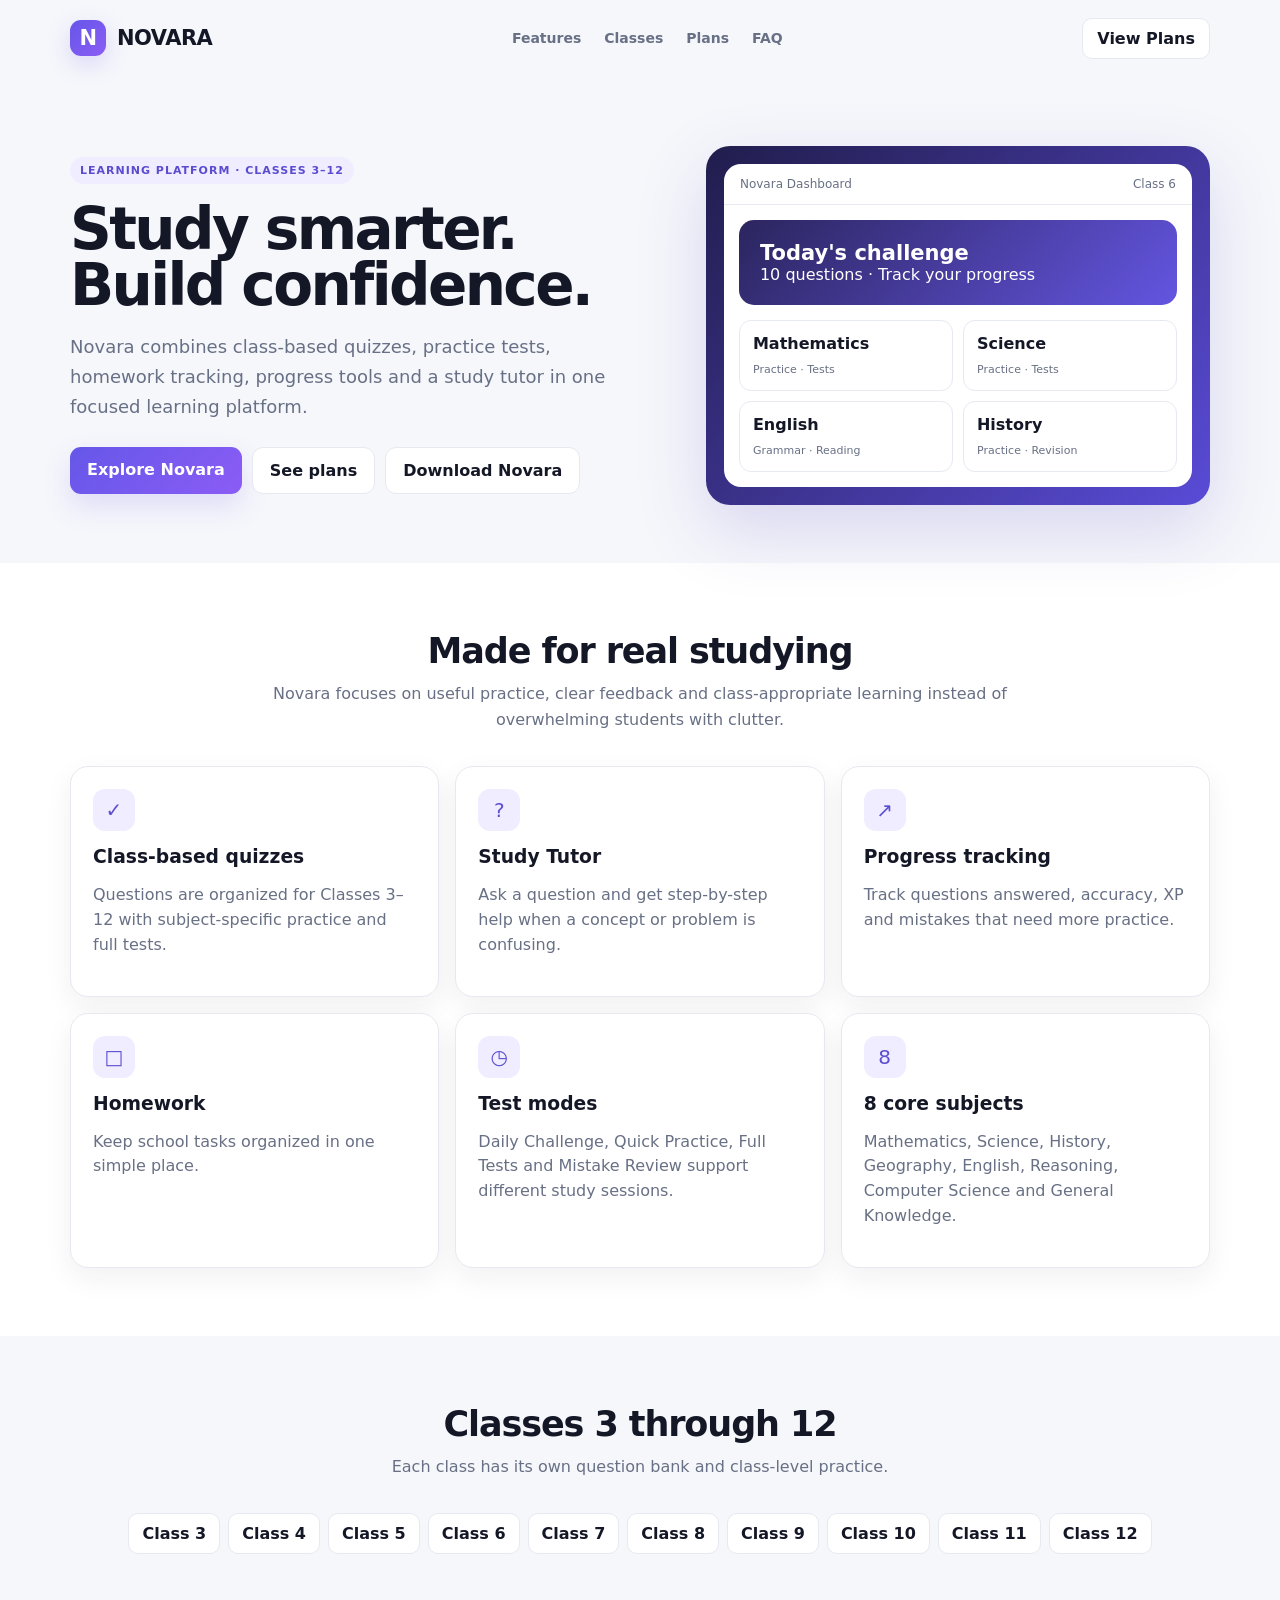
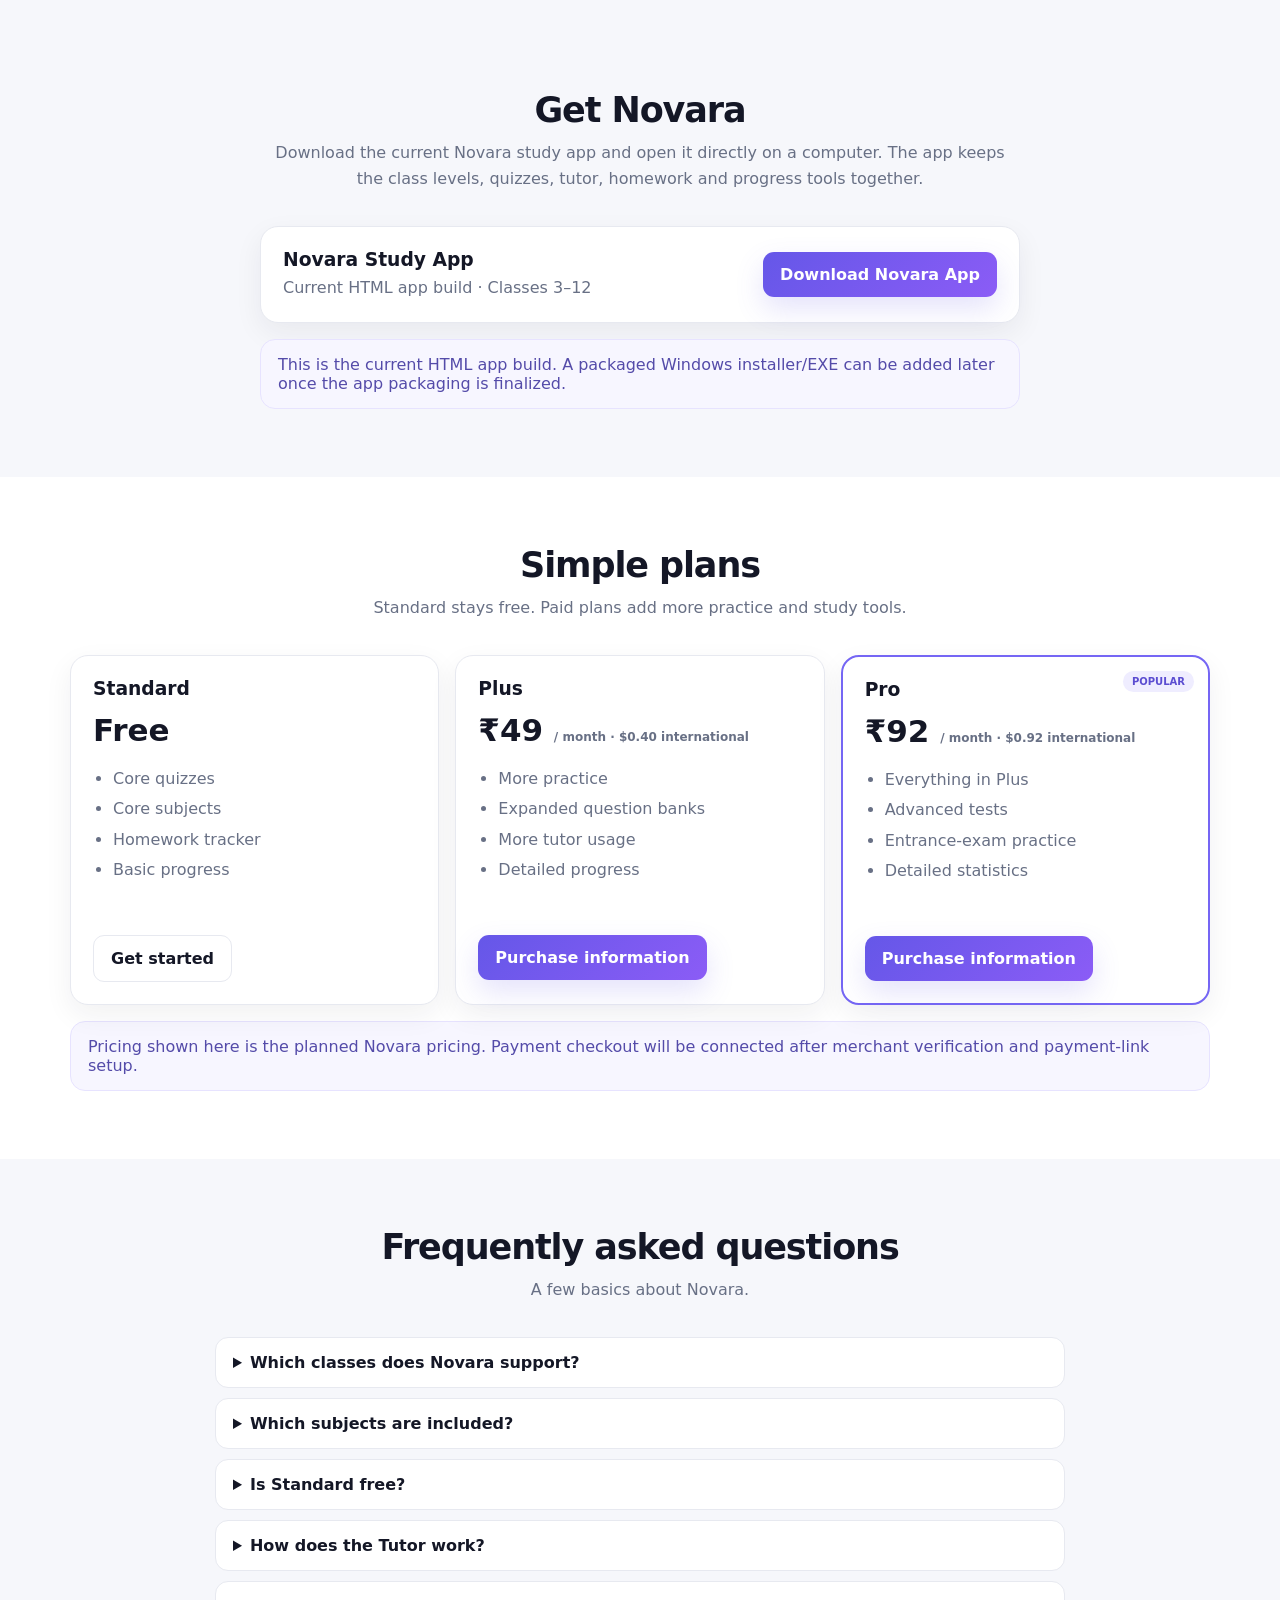
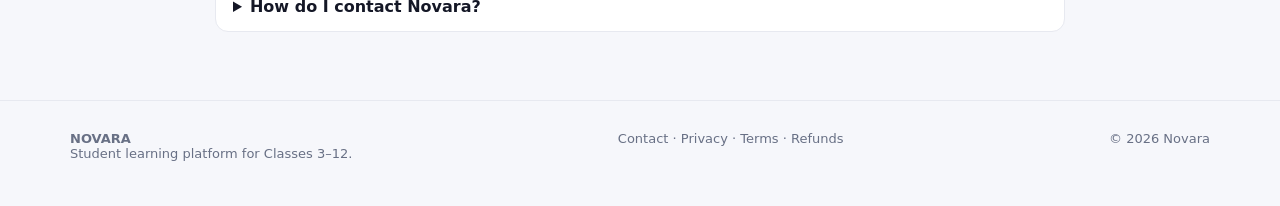
<file: index.html>
<!doctype html>
<html lang="en">
<head>
<meta charset="utf-8">
<meta name="viewport" content="width=device-width,initial-scale=1">
<title>Novara — Study Smarter</title>
<meta name="description" content="Novara is a student learning platform for Classes 3–12.">
<link rel="stylesheet" href="styles.css">
</head>
<body>

<header>
<div class="container nav">
  <a class="logo" href="index.html"><span class="logoMark">N</span><span>NOVARA</span></a>
  <div class="navLinks">
    <a href="index.html#features">Features</a>
    <a href="index.html#classes">Classes</a>
    <a href="index.html#plans">Plans</a>
    <a href="index.html#faq">FAQ</a>
  </div>
  <a class="navCta" href="index.html#plans">View Plans</a>
</div>
</header>
<main>
<section class="hero">
  <div class="container heroGrid">
    <div>
      <span class="eyebrow">Learning platform · Classes 3–12</span>
      <h1>Study smarter.<br>Build confidence.</h1>
      <p>Novara combines class-based quizzes, practice tests, homework tracking, progress tools and a study tutor in one focused learning platform.</p>
      <div class="buttons">
        <a class="btn btnPrimary" href="#features">Explore Novara</a>
        <a class="btn btnSecondary" href="#plans">See plans</a>
        <a class="btn btnSecondary" href="Novara.exe" download>Download Novara</a>
      </div>
    </div>
    <div class="mock">
      <div class="window">
        <div class="windowTop"><span>Novara Dashboard</span><span>Class 6</span></div>
        <div class="windowHero"><strong>Today's challenge</strong><span>10 questions · Track your progress</span></div>
        <div class="windowGrid">
          <div class="mini"><b>Mathematics</b><span>Practice · Tests</span></div>
          <div class="mini"><b>Science</b><span>Practice · Tests</span></div>
          <div class="mini"><b>English</b><span>Grammar · Reading</span></div>
          <div class="mini"><b>History</b><span>Practice · Revision</span></div>
        </div>
      </div>
    </div>
  </div>
</section>

<section class="section sectionAlt" id="features">
  <div class="container">
    <div class="sectionHead"><h2>Made for real studying</h2><p>Novara focuses on useful practice, clear feedback and class-appropriate learning instead of overwhelming students with clutter.</p></div>
    <div class="grid">
      <div class="card"><div class="icon">✓</div><h3>Class-based quizzes</h3><p>Questions are organized for Classes 3–12 with subject-specific practice and full tests.</p></div>
      <div class="card"><div class="icon">?</div><h3>Study Tutor</h3><p>Ask a question and get step-by-step help when a concept or problem is confusing.</p></div>
      <div class="card"><div class="icon">↗</div><h3>Progress tracking</h3><p>Track questions answered, accuracy, XP and mistakes that need more practice.</p></div>
      <div class="card"><div class="icon">□</div><h3>Homework</h3><p>Keep school tasks organized in one simple place.</p></div>
      <div class="card"><div class="icon">◷</div><h3>Test modes</h3><p>Daily Challenge, Quick Practice, Full Tests and Mistake Review support different study sessions.</p></div>
      <div class="card"><div class="icon">8</div><h3>8 core subjects</h3><p>Mathematics, Science, History, Geography, English, Reasoning, Computer Science and General Knowledge.</p></div>
    </div>
  </div>
</section>

<section class="section" id="classes">
  <div class="container">
    <div class="sectionHead"><h2>Classes 3 through 12</h2><p>Each class has its own question bank and class-level practice.</p></div>
    <div class="classGrid">
      <span class="classPill">Class 3</span><span class="classPill">Class 4</span><span class="classPill">Class 5</span><span class="classPill">Class 6</span><span class="classPill">Class 7</span><span class="classPill">Class 8</span><span class="classPill">Class 9</span><span class="classPill">Class 10</span><span class="classPill">Class 11</span><span class="classPill">Class 12</span>
    </div>
  </div>
</section>


<section class="section" id="download">
  <div class="container">
    <div class="sectionHead">
      <h2>Get Novara</h2>
      <p>Download the current Novara study app and open it directly on a computer. The app keeps the class levels, quizzes, tutor, homework and progress tools together.</p>
    </div>
    <div class="card" style="max-width:760px;margin:auto;display:flex;align-items:center;justify-content:space-between;gap:18px;flex-wrap:wrap">
      <div>
        <h3 style="margin-bottom:6px">Novara Study App</h3>
        <p style="margin:0">Current HTML app build · Classes 3–12</p>
      </div>
      <a class="btn btnPrimary" href="Novara.exe" download>Download Novara App</a>
    </div>
    <div class="notice" style="max-width:760px;margin:16px auto 0">
      This is the current HTML app build. A packaged Windows installer/EXE can be added later once the app packaging is finalized.
    </div>
  </div>
</section>

<section class="section sectionAlt" id="plans">
  <div class="container">
    <div class="sectionHead"><h2>Simple plans</h2><p>Standard stays free. Paid plans add more practice and study tools.</p></div>
    <div class="plans">
      <div class="card plan"><h3>Standard</h3><div class="price">Free</div><ul><li>Core quizzes</li><li>Core subjects</li><li>Homework tracker</li><li>Basic progress</li></ul><a class="btn btnSecondary" href="index.html#features">Get started</a></div>
      <div class="card plan"><h3>Plus</h3><div class="price">₹49 <small>/ month · $0.40 international</small></div><ul><li>More practice</li><li>Expanded question banks</li><li>More tutor usage</li><li>Detailed progress</li></ul><a class="btn btnPrimary" href="contact.html">Purchase information</a></div>
      <div class="card plan featured"><span class="badge">POPULAR</span><h3>Pro</h3><div class="price">₹92 <small>/ month · $0.92 international</small></div><ul><li>Everything in Plus</li><li>Advanced tests</li><li>Entrance-exam practice</li><li>Detailed statistics</li></ul><a class="btn btnPrimary" href="contact.html">Purchase information</a></div>
    </div>
    <div class="notice" style="margin-top:16px">Pricing shown here is the planned Novara pricing. Payment checkout will be connected after merchant verification and payment-link setup.</div>
  </div>
</section>

<section class="section" id="faq">
  <div class="container">
    <div class="sectionHead"><h2>Frequently asked questions</h2><p>A few basics about Novara.</p></div>
    <div class="faq">
      <details><summary>Which classes does Novara support?</summary><p>Novara is designed for Classes 3 through 12, with class-specific question banks.</p></details>
      <details><summary>Which subjects are included?</summary><p>Mathematics, Science, History, Geography, English, Reasoning, Computer Science and General Knowledge.</p></details>
      <details><summary>Is Standard free?</summary><p>Yes. Standard is intended to provide the core Novara learning experience without requiring a paid plan.</p></details>
      <details><summary>How does the Tutor work?</summary><p>The app includes a study tutor designed to explain school questions and concepts step by step. Cloud AI and advanced backend features can be connected separately.</p></details>
      <details><summary>How do I contact Novara?</summary><p>Use the contact page for launch-stage support and account questions.</p></details>
    </div>
  </div>
</section>
</main>

<footer id="contact">
  <div class="container footerGrid">
    <div><strong>NOVARA</strong><br>Student learning platform for Classes 3–12.</div>
    <div><a href="contact.html">Contact</a> · <a href="privacy.html">Privacy</a> · <a href="terms.html">Terms</a> · <a href="refunds.html">Refunds</a></div>
    <div>© <span data-year></span> Novara</div>
  </div>
</footer>

<script>
const year = new Date().getFullYear();
document.querySelectorAll("[data-year]").forEach(el => el.textContent = year);
</script>
</body>
</html>
</file>
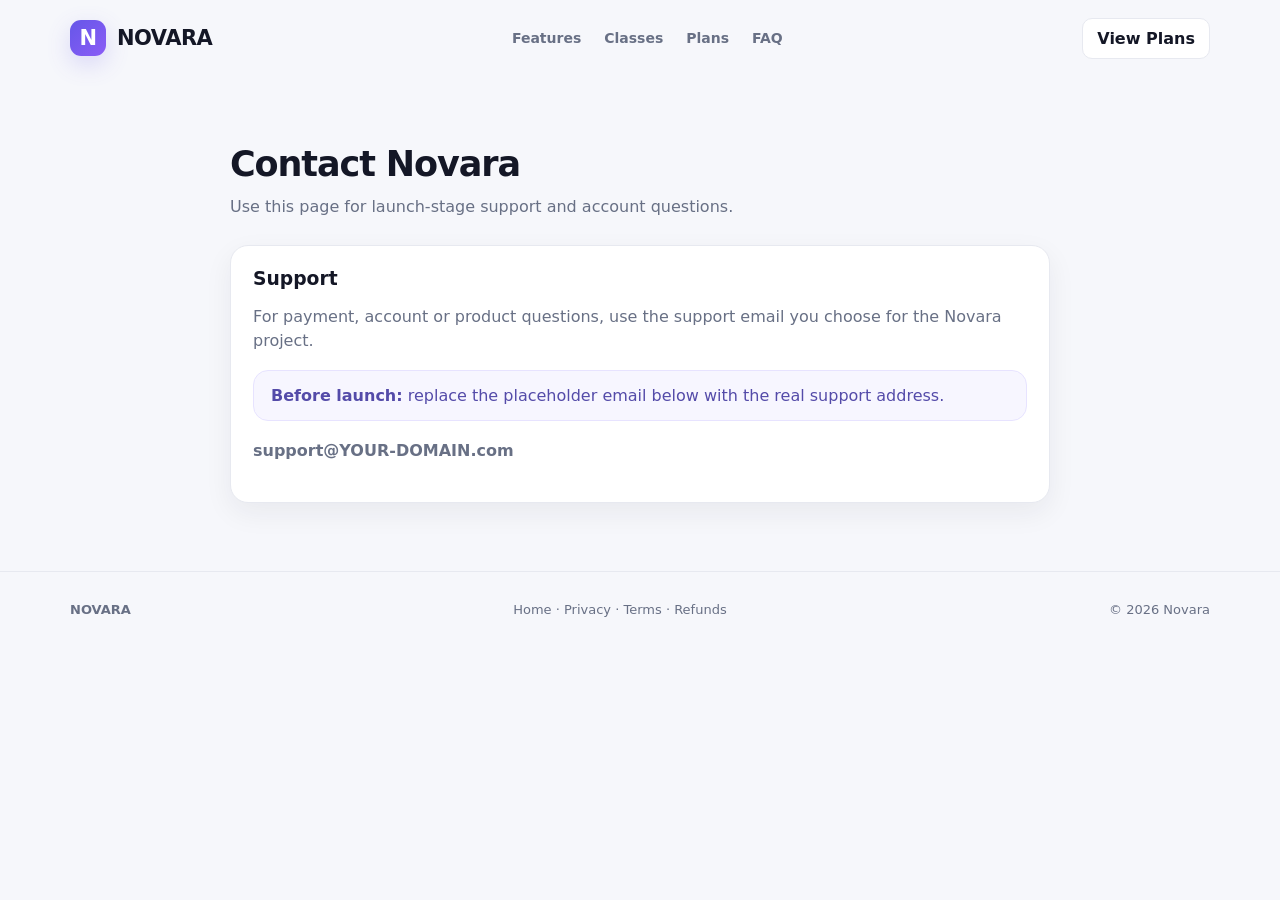
<file: contact.html>
<!doctype html>
<html lang="en">
<head>
<meta charset="utf-8">
<meta name="viewport" content="width=device-width,initial-scale=1">
<title>Contact Novara</title>
<meta name="description" content="Novara is a student learning platform for Classes 3–12.">
<link rel="stylesheet" href="styles.css">
</head>
<body>

<header>
<div class="container nav">
  <a class="logo" href="index.html"><span class="logoMark">N</span><span>NOVARA</span></a>
  <div class="navLinks">
    <a href="index.html#features">Features</a>
    <a href="index.html#classes">Classes</a>
    <a href="index.html#plans">Plans</a>
    <a href="index.html#faq">FAQ</a>
  </div>
  <a class="navCta" href="index.html#plans">View Plans</a>
</div>
</header>
<main class="section">
<div class="container" style="max-width:820px">
  <div class="sectionHead" style="text-align:left;margin:0 0 25px"><h2>Contact Novara</h2><p>Use this page for launch-stage support and account questions.</p></div>
  <div class="card">
    <h3>Support</h3>
    <p>For payment, account or product questions, use the support email you choose for the Novara project.</p>
    <div class="notice"><strong>Before launch:</strong> replace the placeholder email below with the real support address.</div>
    <p style="font-weight:800;margin-top:18px">support@YOUR-DOMAIN.com</p>
  </div>
</div>
</main>
<footer><div class="container footerGrid"><div><strong>NOVARA</strong></div><div><a href="index.html">Home</a> · <a href="privacy.html">Privacy</a> · <a href="terms.html">Terms</a> · <a href="refunds.html">Refunds</a></div><div>© <span data-year></span> Novara</div></div></footer>

<script>
const year = new Date().getFullYear();
document.querySelectorAll("[data-year]").forEach(el => el.textContent = year);
</script>
</body>
</html>
</file>
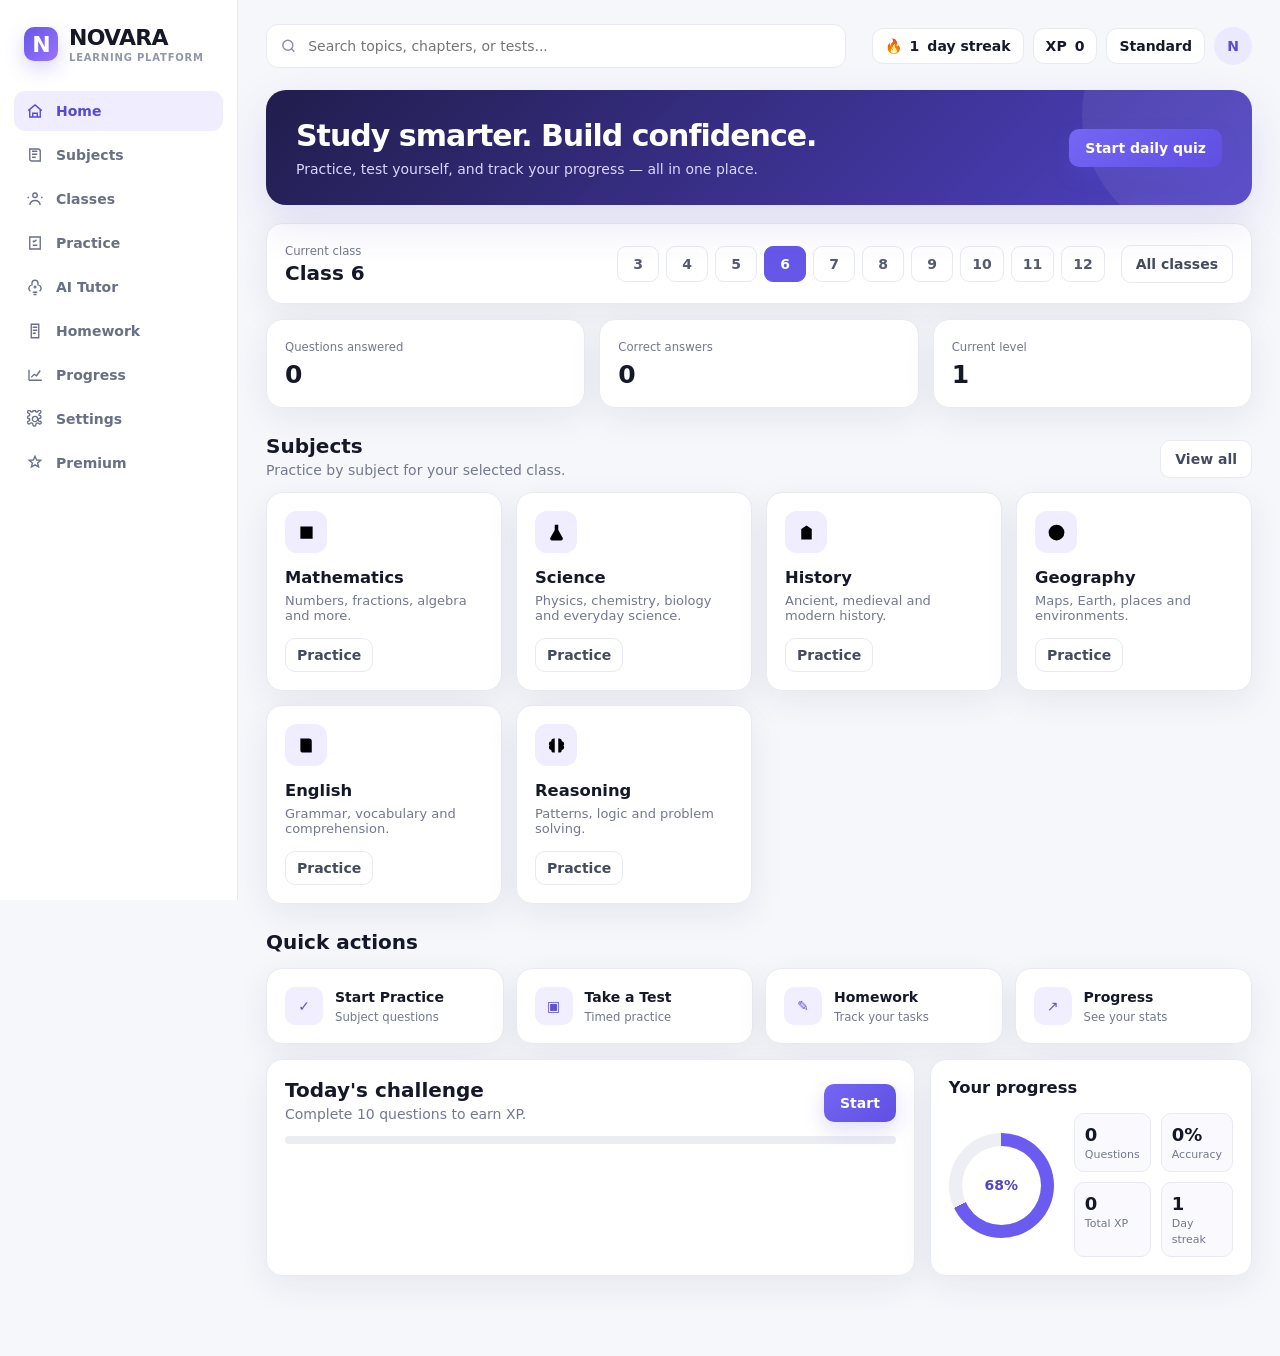
<file: Novara-App.html>
<!doctype html>
<html lang="en">
<head>

<meta charset="utf-8">
<meta name="viewport" content="width=device-width,initial-scale=1">
<title>Novara</title>
<style>
:root{
  --bg:#f6f7fb;--panel:#fff;--panel2:#fbfbfe;--text:#151827;--muted:#73798b;
  --line:#e8eaf1;--accent:#6657e8;--accent2:#8b5cf6;--accentSoft:#efedff;
  --green:#18a66a;--red:#e05252;--shadow:0 10px 35px rgba(30,25,70,.07)
}
*{box-sizing:border-box}
body{margin:0;background:var(--bg);color:var(--text);font:14px Inter,ui-sans-serif,system-ui,-apple-system,BlinkMacSystemFont,"Segoe UI",sans-serif}
button,input{font:inherit}button{cursor:pointer}
.app{display:flex;min-height:100vh;overflow:visible}
.sidebar{width:238px;background:#fff;border-right:1px solid var(--line);position:fixed;inset:0 auto 0 0;padding:22px 14px;z-index:5;overflow-y:auto;overflow-x:hidden;height:100vh}
.logo{display:flex;align-items:center;gap:11px;padding:3px 10px 28px;font-weight:900;font-size:22px;letter-spacing:-.7px}
.logoMark{width:34px;height:34px;border-radius:10px;background:linear-gradient(135deg,#6657e8,#9a72ff);display:grid;place-items:center;color:#fff;font-weight:900;box-shadow:0 8px 20px #6657e83b}
.logo small{display:block;font-size:10px;color:#9297a7;letter-spacing:.8px;font-weight:600;margin-top:2px}
.nav{display:grid;gap:4px;min-height:max-content}.nav button{border:0;background:transparent;color:#697084;width:100%;display:flex;align-items:center;gap:12px;text-align:left;padding:11px 12px;border-radius:11px;font-weight:650}
.nav button:hover{background:#f4f3ff;color:#4d42bd}.nav button.active{background:#efedff;color:#5748d5}
.nav svg{width:18px;height:18px;stroke:currentColor;fill:none;stroke-width:1.8}
.sideBottom{position:absolute;bottom:20px;left:14px;right:14px;border-top:1px solid var(--line);padding-top:13px}
.main{margin-left:238px;width:calc(100% - 238px);padding:24px 28px 80px;max-width:1500px;min-height:100vh;overflow:visible}
.topbar{display:flex;align-items:center;gap:14px;margin-bottom:22px}
.search{flex:1;max-width:580px;background:#fff;border:1px solid var(--line);border-radius:12px;height:44px;display:flex;align-items:center;padding:0 13px;gap:9px;color:#8a90a1}
.search input{border:0;outline:0;width:100%;background:transparent;color:var(--text)}
.topActions{margin-left:auto;display:flex;align-items:center;gap:9px}
.chip{background:#fff;border:1px solid var(--line);border-radius:11px;padding:9px 12px;display:flex;align-items:center;gap:8px;font-weight:700}
.avatar{width:38px;height:38px;border-radius:50%;background:#ebe9ff;color:#5b4bd2;display:grid;place-items:center;font-weight:800}
.section{display:none}.section.active{display:block}
.hero{background:linear-gradient(135deg,#211d4c,#5042c6);color:#fff;border-radius:20px;padding:28px 30px;display:flex;justify-content:space-between;align-items:center;gap:25px;overflow:hidden;position:relative;box-shadow:0 18px 45px #5142c625}
.hero:after{content:"";position:absolute;width:250px;height:250px;border-radius:50%;right:-80px;top:-100px;background:#ffffff12}
.hero h1{font-size:30px;margin:0 0 8px;letter-spacing:-1px}.hero p{margin:0;color:#d9d7ff}.heroText{position:relative;z-index:1}.heroAction{position:relative;z-index:1}
.primary{border:0;background:linear-gradient(135deg,#7566f4,#604fe1);color:#fff;padding:11px 16px;border-radius:10px;font-weight:750;box-shadow:0 8px 20px #6657e833}
.primary:hover{filter:brightness(1.05)}.secondary{border:1px solid var(--line);background:#fff;color:#454b5d;padding:10px 14px;border-radius:10px;font-weight:700}
.pageHead{display:flex;justify-content:space-between;align-items:end;margin:26px 0 14px}.pageHead h2{margin:0;font-size:20px}.pageHead p{margin:4px 0 0;color:var(--muted)}
.card{background:var(--panel);border:1px solid var(--line);border-radius:16px;padding:18px;box-shadow:var(--shadow)}
.levelCard{margin-top:18px;display:flex;align-items:center;gap:16px;flex-wrap:wrap}.levelTitle{margin-right:auto}.levelTitle small{color:var(--muted)}.levelTitle strong{display:block;font-size:20px;margin-top:3px}
.levels{display:flex;gap:7px;flex-wrap:wrap}.levelBtn{min-width:42px;padding:9px 11px;border-radius:9px;border:1px solid var(--line);background:#fff;color:#555b6c;font-weight:750}.levelBtn:hover{border-color:#bcb5ff}.levelBtn.selected{background:#6657e8;color:#fff;border-color:#6657e8}
.stats{display:grid;grid-template-columns:repeat(3,1fr);gap:14px;margin-top:15px}.stat small{color:var(--muted)}.stat strong{display:block;font-size:25px;margin-top:6px}
.grid{display:grid;grid-template-columns:repeat(auto-fit,minmax(210px,1fr));gap:14px}
.subject{min-height:152px;position:relative;overflow:hidden}.subjectIcon{width:42px;height:42px;border-radius:12px;background:var(--accentSoft);color:#5b4bd2;display:grid;place-items:center;margin-bottom:15px}.subjectIcon svg{width:21px;height:21px}.subject h3{margin:0 0 6px}.subject p{margin:0 0 15px;color:var(--muted);font-size:13px}.subject button{padding:8px 11px}
.quick{display:grid;grid-template-columns:repeat(4,1fr);gap:12px}.quick .card{display:flex;align-items:center;gap:12px;cursor:pointer}.quickIcon{width:38px;height:38px;border-radius:10px;background:#f1efff;color:#5e50d7;display:grid;place-items:center}.quick h4{margin:0 0 3px}.quick small{color:var(--muted)}
.twoCol{display:grid;grid-template-columns:1.35fr .65fr;gap:15px;margin-top:15px}.progressRing{width:105px;height:105px;border-radius:50%;background:conic-gradient(#6b5bf0 0 68%,#eeeef5 68%);display:grid;place-items:center}.progressRing:after{content:"68%";width:79px;height:79px;background:#fff;border-radius:50%;display:grid;place-items:center;font-weight:850;color:#5144c6}.progressWrap{display:flex;gap:20px;align-items:center}.miniStats{display:grid;grid-template-columns:1fr 1fr;gap:10px;flex:1}.miniStats div{background:#fafafe;border:1px solid var(--line);border-radius:10px;padding:10px}.miniStats b{display:block;font-size:18px}.miniStats span{color:var(--muted);font-size:11px}
.quizBox{max-width:820px;margin:auto}.quizHead{display:flex;justify-content:space-between;align-items:center;margin-bottom:15px}.questionCard h2{font-size:23px;line-height:1.35}.answers{display:grid;gap:10px;margin-top:20px}.answer{border:1px solid var(--line);background:#fff;border-radius:11px;padding:14px;text-align:left;font-weight:650}.answer:hover{border-color:#b5adff;background:#faf9ff}.answer.correct{background:#eaf9f1;border-color:#4dc28a;color:#117747}.answer.wrong{background:#fff0f0;border-color:#e77878;color:#a53232}
.bar{height:8px;background:#ececf3;border-radius:20px;overflow:hidden}.bar i{height:100%;display:block;background:linear-gradient(90deg,#6657e8,#947dff);width:0}
.plans{grid-template-columns:repeat(3,1fr)}.plan{position:relative}.plan.featured{border:2px solid #7566f4}.badge{position:absolute;right:14px;top:14px;background:#efedff;color:#5a4bd2;border-radius:20px;padding:5px 8px;font-size:11px;font-weight:800}.price{font-size:31px;font-weight:900;margin:12px 0}.price small{font-size:12px;color:var(--muted);font-weight:600}.plan ul{color:var(--muted);line-height:1.9;padding-left:20px;min-height:145px}
.taskInput{display:flex;gap:8px}.taskInput input{flex:1;border:1px solid var(--line);border-radius:10px;padding:11px;outline:0}.task{display:flex;align-items:center;gap:10px;border-bottom:1px solid var(--line);padding:13px 3px}.task:last-child{border:0}
.modal{position:fixed;inset:0;background:#11182788;display:none;align-items:center;justify-content:center;z-index:20;padding:20px}.modal.show{display:flex}.modalbox{background:#fff;border-radius:17px;padding:24px;max-width:430px;width:100%;box-shadow:0 25px 80px #11182730}.modalbox h2{margin-top:0}
@media(max-width:1050px){.quick{grid-template-columns:1fr 1fr}.twoCol{grid-template-columns:1fr}.plans{grid-template-columns:1fr 1fr}}
@media(max-width:760px){.sidebar{width:70px;padding:15px 8px;overflow-y:auto}.logo{justify-content:center;padding:4px 0 22px}.logoText,.nav button span,.sideBottom{display:none}.nav button{justify-content:center}.main{margin-left:70px;width:calc(100% - 70px);padding:18px}.topActions .chip{display:none}.hero{padding:23px;}.hero h1{font-size:24px}.stats{grid-template-columns:1fr}.quick{grid-template-columns:1fr}.plans{grid-template-columns:1fr}}

.aiPage{max-width:1050px;margin:auto}
.aiHero{background:linear-gradient(135deg,#211d4c,#5b49da);color:#fff;border-radius:20px;padding:24px 26px;position:relative;overflow:hidden;box-shadow:0 18px 45px #5142c625}
.aiHero:after{content:"";position:absolute;width:240px;height:240px;border-radius:50%;right:-80px;top:-110px;background:#ffffff10}
.aiHero h1{margin:0 0 7px;font-size:28px;letter-spacing:-.6px}.aiHero p{margin:0;color:#dfdcff;max-width:680px;line-height:1.55}
.aiQuick{display:flex;gap:8px;flex-wrap:wrap;margin-top:18px}.aiQuick button{border:1px solid #ffffff26;background:#ffffff12;color:#fff;padding:9px 12px;border-radius:10px;font-weight:700}
.aiLayout{display:grid;grid-template-columns:1fr 300px;gap:15px;margin-top:15px}
.chatCard{padding:0;overflow:hidden}.chatHead{padding:15px 18px;border-bottom:1px solid var(--line);display:flex;align-items:center;justify-content:space-between}
.botDot{width:10px;height:10px;border-radius:50%;background:#20b477;display:inline-block;margin-right:7px;box-shadow:0 0 0 4px #20b47715}
.chatMessages{height:420px;overflow:auto;padding:18px;background:#fafafe}.msg{display:flex;margin-bottom:12px}.msg.user{justify-content:flex-end}.bubble{max-width:80%;padding:11px 13px;border-radius:14px;line-height:1.5;white-space:pre-wrap}.msg.bot .bubble{background:#fff;border:1px solid var(--line);border-top-left-radius:5px}.msg.user .bubble{background:#6657e8;color:#fff;border-top-right-radius:5px}
.aiInputRow{display:flex;gap:9px;padding:13px;border-top:1px solid var(--line);background:#fff}.aiInput{flex:1;border:1px solid var(--line);border-radius:11px;padding:12px 13px;outline:none;resize:none;min-height:44px;max-height:120px}.aiInput:focus{border-color:#b9b0ff;box-shadow:0 0 0 3px #6657e812}
.aiSide .card{margin-bottom:15px}.aiTip{background:#f7f5ff;border:1px solid #ece9ff;border-radius:12px;padding:11px;color:#5a51a4;line-height:1.45}
.aiHistory button{display:block;width:100%;border:0;background:transparent;text-align:left;padding:9px 8px;border-radius:8px;color:#596074}.aiHistory button:hover{background:#f6f4ff;color:#5043c4}
@media(max-width:900px){.aiLayout{grid-template-columns:1fr}.aiSide{display:grid;grid-template-columns:1fr 1fr;gap:12px}.aiSide .card{margin:0}}
@media(max-width:650px){.aiSide{grid-template-columns:1fr}.chatMessages{height:360px}}

 .sidebar::-webkit-scrollbar{width:5px}.sidebar::-webkit-scrollbar-thumb{background:#d9d9e6;border-radius:10px}.sidebar::-webkit-scrollbar-track{background:transparent}
.modeTag{font-size:11px;font-weight:800;text-transform:uppercase;letter-spacing:.8px;color:#6558d8}
</style>
</head>
<body>
<div class="app">
<aside class="sidebar">
  <div class="logo"><div class="logoMark">N</div><div class="logoText">NOVARA<small>LEARNING PLATFORM</small></div></div>
  <nav class="nav">
    <button class="active" onclick="show('home',this)"><svg viewBox="0 0 24 24"><path d="M3 11.5 12 4l9 7.5"/><path d="M5 10.5V20h14v-9.5"/><path d="M9 20v-5h6v5"/></svg><span>Home</span></button>
    <button onclick="show('subjects',this)"><svg viewBox="0 0 24 24"><path d="M5 4h11a3 3 0 0 1 3 3v13H8a3 3 0 0 1-3-3V4Z"/><path d="M8 7h7M8 11h7M8 15h5"/></svg><span>Subjects</span></button>
    <button onclick="show('levels',this)"><svg viewBox="0 0 24 24"><circle cx="12" cy="7" r="3"/><path d="M5 20c.8-4 3.1-6 7-6s6.2 2 7 6"/><path d="M4 10H2m20 0h-2"/></svg><span>Classes</span></button>
    <button onclick="show('quiz',this)"><svg viewBox="0 0 24 24"><path d="M5 4h14v16H5z"/><path d="m9 9 1.5 1.5L14 7.8M9 15h6"/></svg><span>Practice</span></button>
    <button onclick="show('tutor',this)"><svg viewBox="0 0 24 24"><path d="M6 17.5A4.5 4.5 0 0 1 8 9.2V7a4 4 0 0 1 8 0v2.2a4.5 4.5 0 0 1 2 8.3"/><path d="M9 19h6M10 22h4"/><path d="M12 10v4M10 12h4"/></svg><span>AI Tutor</span></button>
    <button onclick="show('tasks',this)"><svg viewBox="0 0 24 24"><path d="M7 3h10v18H7z"/><path d="M9 7h6M9 11h6M9 15h4"/></svg><span>Homework</span></button>
    <button onclick="show('progress',this)"><svg viewBox="0 0 24 24"><path d="M4 19V5M4 19h17"/><path d="m7 15 4-4 3 2 5-7"/></svg><span>Progress</span></button>
    <button onclick="show('settings',this)"><svg viewBox="0 0 24 24"><path d="M12 8.5a3.5 3.5 0 1 0 0 7 3.5 3.5 0 0 0 0-7Z"/><path d="m19.4 15 .1.1a2 2 0 1 1-2.8 2.8l-.1-.1a2 2 0 0 0-3.4 1.4v.3a2 2 0 1 1-4 0v-.3A2 2 0 0 0 5.8 17.8l-.1.1a2 2 0 1 1-2.8-2.8l.1-.1A2 2 0 0 0 4.4 11.6H4a2 2 0 1 1 0-4h.4A2 2 0 0 0 3 4.2l-.1-.1a2 2 0 1 1 2.8-2.8l.1.1A2 2 0 0 0 9.2 2H9a2 2 0 1 1 4 0h-.2A2 2 0 0 0 16.2 1.4l.1-.1a2 2 0 1 1 2.8 2.8l-.1.1A2 2 0 0 0 17.6 7.2H18a2 2 0 1 1 0 4h-.4A2 2 0 0 0 19.4 15Z"/></svg><span>Settings</span></button>
    <button onclick="show('plans',this)"><svg viewBox="0 0 24 24"><path d="m12 3 2.2 5 5.4.5-4.1 3.5 1.2 5.2L12 14.4 7.3 17.2l1.2-5.2-4.1-3.5 5.4-.5L12 3Z"/></svg><span>Premium</span></button>
  </nav>

</aside>

<main class="main">
<div class="topbar">
  <div class="search"><svg width="18" height="18" viewBox="0 0 24 24" fill="none" stroke="currentColor" stroke-width="2"><circle cx="11" cy="11" r="7"/><path d="m20 20-4-4"/></svg><input placeholder="Search topics, chapters, or tests..." oninput="searchSubjects(this.value)"></div>
  <div class="topActions"><div class="chip">🔥 <span id="streak">1</span> day streak</div><div class="chip">XP <span id="xp">0</span></div><div class="chip" id="accountPlan">Standard</div><div class="avatar">N</div></div>
</div>

<section id="home" class="section active">
  <div class="hero"><div class="heroText"><h1>Study smarter. Build confidence.</h1><p>Practice, test yourself, and track your progress — all in one place.</p></div><div class="heroAction"><button class="primary" onclick="startQuiz()">Start daily quiz</button></div></div>
  <div class="card levelCard"><div class="levelTitle"><small>Current class</small><strong id="homeLevelTitle">Class 6</strong></div><div class="levels" id="quickLevels"></div><button class="secondary" onclick="show('levels')">All classes</button></div>
  <div class="stats"><div class="card stat"><small>Questions answered</small><strong id="answered">0</strong></div><div class="card stat"><small>Correct answers</small><strong id="correct">0</strong></div><div class="card stat"><small>Current level</small><strong id="level">1</strong></div></div>
  <div class="pageHead"><div><h2>Subjects</h2><p>Practice by subject for your selected class.</p></div><button class="secondary" onclick="show('subjects')">View all</button></div>
  <div class="grid" id="homeSubjects"></div>
  <div class="pageHead"><div><h2>Quick actions</h2></div></div>
  <div class="quick">
    <div class="card" onclick="startQuiz()"><div class="quickIcon">✓</div><div><h4>Start Practice</h4><small>Subject questions</small></div></div>
    <div class="card" onclick="startQuiz()"><div class="quickIcon">▣</div><div><h4>Take a Test</h4><small>Timed practice</small></div></div>
    <div class="card" onclick="show('tasks')"><div class="quickIcon">✎</div><div><h4>Homework</h4><small>Track your tasks</small></div></div>
    <div class="card" onclick="show('progress')"><div class="quickIcon">↗</div><div><h4>Progress</h4><small>See your stats</small></div></div>
  </div>
  <div class="twoCol">
    <div class="card"><div class="pageHead" style="margin:0 0 14px"><div><h2>Today's challenge</h2><p>Complete 10 questions to earn XP.</p></div><button class="primary" onclick="startQuiz()">Start</button></div><div class="bar"><i id="challengeBar"></i></div></div>
    <div class="card"><h3 style="margin-top:0">Your progress</h3><div class="progressWrap"><div class="progressRing"></div><div class="miniStats"><div><b id="pAnswered">0</b><span>Questions</span></div><div><b id="accuracy">0%</b><span>Accuracy</span></div><div><b id="pxp">0</b><span>Total XP</span></div><div><b id="streak2">1</b><span>Day streak</span></div></div></div></div>
  </div>
</section>

<section id="subjects" class="section">
  <div class="pageHead"><div><h2>Subjects</h2><p>Choose a subject and start practicing. Questions are matched to your selected class.</p></div></div><div class="grid" id="subjectsGrid"></div>
</section>

<section id="levels" class="section">
  <div class="pageHead"><div><h2>Choose your class</h2><p>Each class has its own question bank and difficulty.</p></div></div><div class="grid" id="levelsGrid"></div>
</section>


<section id="tutor" class="section">
  <div class="aiPage">
    <div class="aiHero">
      <div style="position:relative;z-index:1">
        <div style="font-size:11px;letter-spacing:1.7px;text-transform:uppercase;opacity:.75;font-weight:800">NOVARA STUDY TUTOR</div>
        <h1>Stuck on something? Let's break it down.</h1>
        <p>Ask a school question, paste a problem, or tell the tutor what you don't understand. It will explain the idea step by step in student-friendly language.</p>
        <div class="aiQuick">
          <button onclick="sendTutorPrompt('Explain fractions like I am in Class '+state.level+'.')">Explain a topic</button>
          <button onclick="sendTutorPrompt('Help me solve a maths question step by step.')">Solve maths</button>
          <button onclick="sendTutorPrompt('Give me a simple explanation of photosynthesis.')">Explain science</button>
        </div>
      </div>
    </div>

    <div class="aiLayout">
      <div class="card chatCard">
        <div class="chatHead">
          <div><span class="botDot"></span><strong>Novara Tutor</strong><div style="color:var(--muted);font-size:12px;margin-top:2px">Online study help</div></div>
          <button class="secondary" onclick="clearTutor()">Clear</button>
        </div>
        <div class="chatMessages" id="tutorMessages"></div>
        <div class="aiInputRow">
          <textarea id="tutorInput" class="aiInput" placeholder="Ask: “What is 15% of 200?” or “Explain photosynthesis…”"></textarea>
          <button class="primary" onclick="askTutor()">Ask</button>
        </div>
      </div>

      <div class="aiSide">
        <div class="card">
          <h3 style="margin-top:0">How to get better help</h3>
          <div class="aiTip">Tell the tutor your <b>class</b>, the <b>question</b>, and where you got stuck.</div>
          <p style="color:var(--muted);font-size:12px">Example: “I am in Class 6. I know how to find 10% but don't understand 15%.”</p>
        </div>
        <div class="card">
          <h3 style="margin-top:0">Recent questions</h3>
          <div class="aiHistory" id="tutorHistory"></div>
        </div>
        <div class="card">
          <h3 style="margin-top:0">Tutor mode</h3>
          <p style="color:var(--muted);margin-bottom:0">This version includes an offline smart tutor so the feature works immediately. A real cloud AI can be connected later through a secure backend.</p>
        </div>
      </div>
    </div>
  </div>
</section>

<section id="quiz" class="section">
  <div class="quizBox">
    <div class="pageHead" style="margin-top:0">
      <div><h2>Practice Center</h2><p>Choose how you want to learn today.</p></div>
      <div class="chip" id="quizTimer" style="display:none">15:00</div>
    </div>

    <div class="grid" style="margin-bottom:15px">
      <div class="card" onclick="startQuiz()" style="cursor:pointer">
        <div class="modeTag">Recommended</div>
        <h3 style="margin:6px 0">Daily Challenge</h3>
        <p style="color:var(--muted);margin-bottom:12px">10 questions across your Class level.</p>
        <button class="primary" onclick="event.stopPropagation();startQuiz()">Start</button>
      </div>
      <div class="card" onclick="quickQuiz()" style="cursor:pointer">
        <div class="modeTag">Quick</div>
        <h3 style="margin:6px 0">Quick Practice</h3>
        <p style="color:var(--muted);margin-bottom:12px">5 questions for a short study session.</p>
        <button class="secondary" onclick="event.stopPropagation();quickQuiz()">5 questions</button>
      </div>
      <div class="card" onclick="fullTest()" style="cursor:pointer">
        <div class="modeTag">Test</div>
        <h3 style="margin:6px 0">Full Test</h3>
        <p style="color:var(--muted);margin-bottom:12px">20 questions with a 15-minute timer.</p>
        <button class="secondary" onclick="event.stopPropagation();fullTest()">Start test</button>
      </div>
      <div class="card" onclick="reviewMistakes()" style="cursor:pointer">
        <div class="modeTag">Review</div>
        <h3 style="margin:6px 0">Review Mistakes</h3>
        <p style="color:var(--muted);margin-bottom:12px">Practice questions you previously missed.</p>
        <button class="secondary" onclick="event.stopPropagation();reviewMistakes()">Review</button>
      </div>
    </div>

    <div id="quizIntro" class="card" style="margin-bottom:15px">
      <strong>Adaptive learning</strong>
      <p style="color:var(--muted);margin:7px 0 0">Novara keeps mistakes for review, uses your selected Class, and explains answers after you respond.</p>
    </div>

    <div class="quizHead">
      <div>
        <h2 id="quizTitle" style="margin:0">Practice</h2>
        <p id="quizLevel" style="color:var(--muted);margin:4px 0">Class 6</p>
      </div>
      <div class="chip" id="qcount">Question 1/10</div>
    </div>

    <div class="card questionCard">
      <div class="bar"><i id="qbar"></i></div>
      <div style="display:flex;justify-content:space-between;gap:10px;align-items:center;margin-top:14px">
        <span class="chip" id="difficultyChip">Core</span>
        <span style="color:var(--muted);font-size:12px" id="subjectChip">Subject</span>
      </div>
      <h2 id="question">Choose a quiz to begin.</h2>
      <div class="answers" id="answers"></div>

      <div id="explanationBox" class="card" style="display:none;background:#faf9ff;border-color:#eae6ff;margin-top:15px">
        <strong>Why?</strong>
        <p id="explanationText" style="white-space:pre-wrap;line-height:1.55;margin-bottom:0"></p>
      </div>

      <p id="feedback" style="font-weight:750;min-height:20px"></p>
      <div style="display:flex;gap:9px;flex-wrap:wrap">
        <button class="secondary" id="explainBtn" style="display:none" onclick="explainCurrentQuestion()">Explain this</button>
        <button class="secondary" id="tutorQuestionBtn" style="display:none" onclick="askCurrentQuestionTutor()">Ask Tutor</button>
        <button class="primary" id="nextBtn" style="display:none" onclick="nextQuestion()">Next question</button>
      </div>

      <div id="quizResultActions" style="display:none;margin-top:18px;gap:9px;flex-wrap:wrap">
        <button class="primary" onclick="startQuiz()">Another daily set</button>
        <button class="secondary" onclick="reviewMistakes()">Review mistakes</button>
      </div>
    </div>
  </div>
</section>

<section id="tasks" class="section">
  <div class="pageHead"><div><h2>Homework</h2><p>Keep your school tasks organized.</p></div></div>
  <div class="card"><div class="taskInput"><input id="taskInput" placeholder="Add a homework task..."><button class="primary" onclick="addTask()">Add</button></div><div id="taskList" style="margin-top:12px"></div></div>
</section>

<section id="progress" class="section">
  <div class="pageHead"><div><h2>Progress</h2><p>See how your study habits are developing.</p></div></div>
  <div class="card"><h3>XP to next level</h3><div class="bar"><i id="xpbar"></i></div><p id="progressText" style="color:var(--muted)">0 / 100 XP</p></div>
  <div class="stats"><div class="card stat"><small>Questions</small><strong id="ppAnswered">0</strong></div><div class="card stat"><small>Accuracy</small><strong id="pAccuracy">0%</strong></div><div class="card stat"><small>Level</small><strong id="pLevel">1</strong></div></div>
</section>


<section id="settings" class="section">
  <div class="pageHead">
    <div><h2>Settings</h2><p>Customize your Novara experience.</p></div>
  </div>
  <div class="grid">
    <div class="card">
      <h3>Study preferences</h3>
      <p style="color:var(--muted)">Selected class: <b id="settingsClass">Class 6</b></p>
      <button class="secondary" onclick="show('levels')">Change class</button>
    </div>
    <div class="card">
      <h3>Appearance</h3>
      <p style="color:var(--muted)">Novara uses a clean light interface in this version.</p>
      <button class="secondary" onclick="openModal('Appearance','More appearance options can be added here.')">Customize</button>
    </div>
    <div class="card">
      <h3>Saved data</h3>
      <p style="color:var(--muted)">Your quiz progress and homework are stored in this browser.</p>
      <button class="secondary" onclick="clearSavedData()">Reset local data</button>
    </div>
  </div>
</section>

<section id="plans" class="section">
  <div class="pageHead"><div><h2>Novara Premium</h2><p>Keep the free plan forever, or unlock more tools.</p></div></div>
  <div class="card" style="margin-bottom:15px;display:flex;align-items:center;gap:12px;flex-wrap:wrap">
    <div style="margin-right:auto">
      <strong>Billing region</strong>
      <div style="color:var(--muted);font-size:12px">Choose the regional price used at checkout.</div>
    </div>
    <select id="billingRegion" onchange="setBillingRegion(this.value)" style="width:auto;min-width:180px;margin:0">
      <option value="IN">India — INR</option>
      <option value="INTL">International — USD</option>
    </select>
  </div>

  <div class="grid plans">
    <div class="card plan"><h2>Standard</h2><p style="color:var(--muted)">For everyday learning.</p><div class="price">Free</div><ul><li>Daily challenges</li><li>Core subjects</li><li>Daily challenge</li><li>Homework tracker</li></ul><button class="secondary" onclick="selectPlan('Standard')">Use Standard</button></div>
    <div class="card plan"><h2>Plus</h2><p style="color:var(--muted)">More practice for less.</p><div class="price" id="plusPrice">₹49 / month</div><ul><li>Unlimited quizzes</li><li>Extra practice questions</li><li>Progress tracking</li><li>More subject content</li><li>No ads</li></ul><button class="primary" id="plusBuyBtn" onclick="openHostedPayment('PLUS')">Choose Plus</button></div>
    <div class="card plan featured"><span class="badge">POPULAR</span><h2>Pro</h2><p style="color:var(--muted)">Full study toolkit.</p><div class="price" id="proPrice">₹92 / month</div><ul><li>Everything in Plus</li><li>Advanced tests</li><li>Entrance-exam practice</li><li>Custom quizzes</li><li>Detailed statistics</li></ul><button class="primary" id="proBuyBtn" onclick="openHostedPayment('PRO')">Choose Pro</button></div>
  </div>
  <p style="color:var(--muted);font-size:12px;margin-top:14px">Checkout opens in your browser once the owner connects the Razorpay subscription link.</p>
</section>
</main>
</div>

<div class="modal" id="modal"><div class="modalbox"><h2 id="modalTitle">Novara</h2><p id="modalText"></p><button class="primary" onclick="closeModal()">Continue</button></div></div>

<script>
const subjects=[
 ['Mathematics','math','Numbers, fractions, algebra and more.'],
 ['Science','flask','Physics, chemistry, biology and everyday science.'],
 ['History','history','Ancient, medieval and modern history.'],
 ['Geography','globe','Maps, Earth, places and environments.'],
 ['English','book','Grammar, vocabulary and comprehension.'],
 ['Reasoning','brain','Patterns, logic and problem solving.'],
 ['Computer Science','code','Computers, coding and digital basics.'],
 ['General Knowledge','star','Useful facts about India and the world.']
];
const icons={
 math:'<svg viewBox="0 0 24 24"><path d="M5 5h14v14H5z"/><path d="M8 9h8M8 13h8M10 7v10"/></svg>',
 flask:'<svg viewBox="0 0 24 24"><path d="M9 3h6M10 3v6l-5 9a2 2 0 0 0 1.7 3h10.6A2 2 0 0 0 19 18l-5-9V3"/><path d="M7 15h10"/></svg>',
 history:'<svg viewBox="0 0 24 24"><path d="M4 20h16M6 20V8l6-4 6 4v12M9 20v-6h6v6M9 9h1M14 9h1"/></svg>',
 globe:'<svg viewBox="0 0 24 24"><circle cx="12" cy="12" r="9"/><path d="M3 12h18M12 3c3 3 3 15 0 18M12 3c-3 3-3 15 0 18"/></svg>',
 book:'<svg viewBox="0 0 24 24"><path d="M5 4h10a3 3 0 0 1 3 3v13H8a3 3 0 0 1-3-3V4Z"/><path d="M8 7h6M8 11h6M8 15h4"/></svg>',
 brain:'<svg viewBox="0 0 24 24"><path d="M9 4a3 3 0 0 0-3 3 3 3 0 0 0-2 5 3 3 0 0 0 2 5 3 3 0 0 0 3 3h1V4H9Z"/><path d="M15 4a3 3 0 0 1 3 3 3 3 0 0 1 2 5 3 3 0 0 1-2 5 3 3 0 0 1-3 3h-1V4h1Z"/><path d="M9 9h2M13 9h2M9 14h2M13 14h2"/></svg>',
 code:'<svg viewBox="0 0 24 24"><path d="m8 7-5 5 5 5M16 7l5 5-5 5M14 4l-4 16"/></svg>',
 star:'<svg viewBox="0 0 24 24"><path d="m12 3 2.7 5.5 6.1.9-4.4 4.3 1 6.1-5.4-2.9-5.4 2.9 1-6.1-4.4-4.3 6.1-.9L12 3Z"/></svg>'
};
const qs=[{"level":3,"s":"Mathematics","q":"What is 27 + 15?","a":["32","42","52","62"],"c":1},{"level":3,"s":"Mathematics","q":"What is 6 × 4?","a":["20","24","28","30"],"c":1},{"level":3,"s":"Mathematics","q":"Which fraction means one half?","a":["1/3","1/4","1/2","2/3"],"c":2},{"level":3,"s":"Science","q":"Which part of a plant usually makes food?","a":["Root","Stem","Leaf","Flower"],"c":2},{"level":3,"s":"Science","q":"Which sense organ do we use to hear?","a":["Eyes","Ears","Nose","Skin"],"c":1},{"level":3,"s":"English","q":"Choose the plural of 'child'.","a":["Childs","Childes","Children","Childrens"],"c":2},{"level":3,"s":"English","q":"Which word is a verb?","a":["Jump","Blue","School","Happy"],"c":0},{"level":3,"s":"General Knowledge","q":"How many days are there in a week?","a":["5","6","7","8"],"c":2},{"level":3,"s":"Geography","q":"Which is the largest land animal?","a":["Tiger","Elephant","Horse","Giraffe"],"c":1},{"level":3,"s":"Reasoning","q":"What comes next: 2, 4, 6, 8, ?","a":["9","10","11","12"],"c":1},{"level":4,"s":"Mathematics","q":"What is 348 + 127?","a":["465","475","485","495"],"c":1},{"level":4,"s":"Mathematics","q":"What is 72 ÷ 8?","a":["7","8","9","10"],"c":2},{"level":4,"s":"Mathematics","q":"A quarter of 100 is:","a":["20","25","30","40"],"c":1},{"level":4,"s":"Science","q":"Which state of matter has a fixed shape?","a":["Solid","Liquid","Gas","Steam"],"c":0},{"level":4,"s":"Science","q":"Which planet is closest to the Sun?","a":["Earth","Mars","Mercury","Venus"],"c":2},{"level":4,"s":"English","q":"Choose the adjective in 'The tall tree swayed.'","a":["tree","tall","swayed","the"],"c":1},{"level":4,"s":"English","q":"Which sentence is in the past tense?","a":["I walk home.","I am walking home.","I walked home.","I will walk home."],"c":2},{"level":4,"s":"History","q":"Who built the Taj Mahal?","a":["Akbar","Shah Jahan","Ashoka","Babur"],"c":1},{"level":4,"s":"Geography","q":"Which direction is opposite to north?","a":["East","West","South","North-east"],"c":2},{"level":4,"s":"Reasoning","q":"Find the odd one out.","a":["Apple","Mango","Banana","Carrot"],"c":3},{"level":5,"s":"Mathematics","q":"What is 3/5 of 20?","a":["8","10","12","15"],"c":2},{"level":5,"s":"Mathematics","q":"What is 25% of 80?","a":["10","20","25","30"],"c":1},{"level":5,"s":"Mathematics","q":"A rectangle is 8 cm long and 3 cm wide. What is its area?","a":["11 cm²","22 cm²","24 cm²","48 cm²"],"c":2},{"level":5,"s":"Science","q":"Which organ helps us breathe?","a":["Heart","Lungs","Stomach","Brain"],"c":1},{"level":5,"s":"Science","q":"The Earth revolves around the:","a":["Moon","Sun","Mars","North Star"],"c":1},{"level":5,"s":"English","q":"Choose the correct pronoun: 'Riya and ___ went to school.'","a":["me","I","my","mine"],"c":1},{"level":5,"s":"History","q":"Who was known as the Iron Man of India?","a":["Sardar Patel","Jawaharlal Nehru","Subhas Chandra Bose","B. R. Ambedkar"],"c":0},{"level":5,"s":"Geography","q":"Which is the largest ocean?","a":["Indian","Atlantic","Pacific","Arctic"],"c":2},{"level":5,"s":"Computer Science","q":"What is a keyboard mainly used for?","a":["Printing","Typing input","Playing sound","Showing pictures"],"c":1},{"level":5,"s":"Reasoning","q":"What comes next: 5, 10, 15, 20, ?","a":["22","24","25","30"],"c":2},{"level":6,"s":"Mathematics","q":"What is 15% of 200?","a":["15","20","30","40"],"c":2},{"level":6,"s":"Mathematics","q":"What is 3/4 of 20?","a":["10","12","15","16"],"c":2},{"level":6,"s":"Mathematics","q":"Which number is divisible by both 3 and 5?","a":["21","25","30","34"],"c":2},{"level":6,"s":"Science","q":"Which organ pumps blood around the body?","a":["Lungs","Heart","Brain","Kidney"],"c":1},{"level":6,"s":"Science","q":"What is the process by which green plants make food?","a":["Respiration","Photosynthesis","Digestion","Transpiration"],"c":1},{"level":6,"s":"History","q":"Who founded the Maurya Empire?","a":["Ashoka","Chandragupta Maurya","Akbar","Harsha"],"c":1},{"level":6,"s":"Geography","q":"Which line divides Earth into the Northern and Southern Hemispheres?","a":["Prime Meridian","Equator","Tropic of Cancer","Arctic Circle"],"c":1},{"level":6,"s":"English","q":"Choose the noun: 'The dog chased the ball.'","a":["chased","the","dog","quickly"],"c":2},{"level":6,"s":"Computer Science","q":"What does CPU stand for?","a":["Central Processing Unit","Computer Power Utility","Core Program User","Central Print Unit"],"c":0},{"level":6,"s":"Reasoning","q":"What comes next: 2, 4, 8, 16, ?","a":["18","24","30","32"],"c":3},{"level":6,"s":"General Knowledge","q":"What is the capital of India?","a":["Mumbai","New Delhi","Kolkata","Chennai"],"c":1},{"level":6,"s":"Science","q":"Which of these is a renewable source of energy?","a":["Coal","Petrol","Solar energy","Natural gas"],"c":2},{"level":7,"s":"Mathematics","q":"Solve: 3x + 5 = 20.","a":["3","5","7","10"],"c":1},{"level":7,"s":"Mathematics","q":"What is -7 + 12?","a":["-19","-5","5","19"],"c":2},{"level":7,"s":"Mathematics","q":"What is the mean of 4, 6, 8 and 10?","a":["6","7","8","9"],"c":1},{"level":7,"s":"Science","q":"What is the basic unit of life?","a":["Tissue","Organ","Cell","System"],"c":2},{"level":7,"s":"Science","q":"Which process changes water vapour into liquid water?","a":["Evaporation","Condensation","Freezing","Melting"],"c":1},{"level":7,"s":"History","q":"Which Mughal emperor built the Taj Mahal?","a":["Akbar","Shah Jahan","Babur","Humayun"],"c":1},{"level":7,"s":"Geography","q":"Which layer of the atmosphere contains most weather?","a":["Troposphere","Stratosphere","Mesosphere","Thermosphere"],"c":0},{"level":7,"s":"English","q":"Which is the comparative form of 'good'?","a":["Gooder","More good","Better","Best"],"c":2},{"level":7,"s":"Computer Science","q":"What is an algorithm?","a":["A computer screen","A step-by-step procedure","A type of battery","A web browser"],"c":1},{"level":7,"s":"Reasoning","q":"If CAT becomes DBU by moving each letter one step forward, DOG becomes:","a":["EPH","CNE","EOG","DPH"],"c":0},{"level":7,"s":"General Knowledge","q":"Which is the smallest prime number?","a":["0","1","2","3"],"c":2},{"level":7,"s":"Science","q":"Which gas do humans need for aerobic respiration?","a":["Nitrogen","Oxygen","Hydrogen","Helium"],"c":1},{"level":8,"s":"Mathematics","q":"What is the square root of 144?","a":["10","11","12","14"],"c":2},{"level":8,"s":"Mathematics","q":"Simplify: 3x + 2x.","a":["5","5x","6x","x"],"c":1},{"level":8,"s":"Mathematics","q":"What is 2³ × 2²?","a":["16","24","32","64"],"c":2},{"level":8,"s":"Science","q":"What is the SI unit of force?","a":["Joule","Watt","Newton","Pascal"],"c":2},{"level":8,"s":"Science","q":"Which part of a plant cell contains chlorophyll?","a":["Nucleus","Chloroplast","Vacuole","Ribosome"],"c":1},{"level":8,"s":"History","q":"The Industrial Revolution began in which country?","a":["France","India","Britain","China"],"c":2},{"level":8,"s":"Geography","q":"What causes day and night?","a":["Earth's revolution","Earth's rotation","Moon's rotation","Sun's rotation"],"c":1},{"level":8,"s":"English","q":"Identify the figure of speech: 'The wind whispered through the trees.'","a":["Simile","Metaphor","Personification","Hyperbole"],"c":2},{"level":8,"s":"Computer Science","q":"Which of these is an example of a programming language?","a":["Python","Chrome","Windows","Google"],"c":0},{"level":8,"s":"Reasoning","q":"What comes next: 3, 6, 12, 24, ?","a":["36","42","48","54"],"c":2},{"level":8,"s":"General Knowledge","q":"Which is the longest river in India?","a":["Ganga","Yamuna","Narmada","Godavari"],"c":0},{"level":8,"s":"Science","q":"A substance with pH less than 7 is generally:","a":["Basic","Neutral","Acidic","Metallic"],"c":2},{"level":9,"s":"Mathematics","q":"If x² = 81 and x is positive, what is x?","a":["7","8","9","10"],"c":2},{"level":9,"s":"Mathematics","q":"What is the factorisation of x² - 9?","a":["(x-3)(x+3)","(x-9)(x+1)","(x-3)²","(x+9)²"],"c":0},{"level":9,"s":"Mathematics","q":"The sum of the angles of a triangle is:","a":["90°","180°","270°","360°"],"c":1},{"level":9,"s":"Science","q":"Which gas is most abundant in Earth's atmosphere?","a":["Oxygen","Nitrogen","Carbon dioxide","Hydrogen"],"c":1},{"level":9,"s":"Science","q":"What is acceleration?","a":["Distance travelled","Rate of change of velocity","Mass per unit volume","Force per unit area"],"c":1},{"level":9,"s":"History","q":"The French Revolution began in:","a":["1492","1688","1789","1914"],"c":2},{"level":9,"s":"Geography","q":"What is the process by which rocks break down at Earth's surface?","a":["Weathering","Condensation","Sedimentation","Combustion"],"c":0},{"level":9,"s":"English","q":"Which is an example of indirect speech?","a":["She said, “I am tired.”","She said that she was tired.","She says, “I am tired.”","She said I am tired."],"c":1},{"level":9,"s":"Computer Science","q":"What is binary made of?","a":["0 and 1","1 and 2","A and B","0 to 9"],"c":0},{"level":9,"s":"Reasoning","q":"5 workers finish a job in 12 days. At the same rate, 10 workers would take:","a":["3 days","6 days","12 days","24 days"],"c":1},{"level":9,"s":"General Knowledge","q":"Which branch of government interprets laws in India?","a":["Executive","Legislature","Judiciary","Election Commission"],"c":2},{"level":9,"s":"Science","q":"What is the chemical symbol for sodium?","a":["So","Sd","Na","S"],"c":2},{"level":10,"s":"Mathematics","q":"What is the discriminant of x² - 5x + 6 = 0?","a":["1","5","6","25"],"c":0},{"level":10,"s":"Mathematics","q":"The zeros of x² - 5x + 6 are:","a":["1 and 6","2 and 3","-2 and -3","3 and 5"],"c":1},{"level":10,"s":"Mathematics","q":"What is sin 90°?","a":["0","1/2","1","√3/2"],"c":2},{"level":10,"s":"Science","q":"Which law states that every action has an equal and opposite reaction?","a":["Newton's First","Newton's Second","Newton's Third","Ohm's Law"],"c":2},{"level":10,"s":"Science","q":"What is the SI unit of electric current?","a":["Volt","Ohm","Ampere","Coulomb"],"c":2},{"level":10,"s":"Science","q":"Which mirror is commonly used as a rear-view mirror in vehicles?","a":["Plane","Concave","Convex","Cylindrical"],"c":2},{"level":10,"s":"History","q":"The Civil Disobedience Movement in India began in:","a":["1919","1930","1942","1947"],"c":1},{"level":10,"s":"Geography","q":"Which soil is especially suitable for cotton cultivation in India?","a":["Alluvial soil","Black soil","Laterite soil","Desert soil"],"c":1},{"level":10,"s":"English","q":"In a formal letter, the subject line should:","a":["Be a long paragraph","Briefly state the purpose","Contain a joke","Be omitted"],"c":1},{"level":10,"s":"Computer Science","q":"What is an algorithm primarily used for?","a":["Designing hardware","Solving a problem systematically","Increasing screen size","Storing electricity"],"c":1},{"level":10,"s":"Reasoning","q":"A train travels 120 km in 2 hours. Its average speed is:","a":["40 km/h","50 km/h","60 km/h","80 km/h"],"c":2},{"level":10,"s":"General Knowledge","q":"The Constitution of India came into effect on:","a":["15 August 1947","26 January 1950","26 November 1949","2 October 1950"],"c":1},{"level":11,"s":"Mathematics","q":"What is the derivative of x²?","a":["x","2x","x²","2"],"c":1},{"level":11,"s":"Mathematics","q":"What is the value of sin²θ + cos²θ?","a":["0","1","2","Depends on θ"],"c":1},{"level":11,"s":"Mathematics","q":"The sum of the first n natural numbers is:","a":["n²","n(n+1)/2","n(n-1)/2","2n"],"c":1},{"level":11,"s":"Physics","q":"What is the SI unit of electric current?","a":["Volt","Ohm","Ampere","Coulomb"],"c":2},{"level":11,"s":"Physics","q":"Newton's second law is expressed as:","a":["F = ma","E = mc²","V = IR","P = VI"],"c":0},{"level":11,"s":"Chemistry","q":"How many electrons can the first shell hold?","a":["2","4","8","18"],"c":0},{"level":11,"s":"Biology","q":"Which organelle is known as the powerhouse of the cell?","a":["Nucleus","Ribosome","Mitochondrion","Golgi apparatus"],"c":2},{"level":11,"s":"English","q":"A figure of speech that compares two unlike things using 'like' or 'as' is:","a":["Metaphor","Simile","Irony","Alliteration"],"c":1},{"level":11,"s":"Computer Science","q":"What is a variable in programming?","a":["A fixed picture","A named storage location for a value","A keyboard key","A network cable"],"c":1},{"level":11,"s":"Economics","q":"What is opportunity cost?","a":["Total money spent","The next best alternative given up","A tax","A market price"],"c":1},{"level":11,"s":"Reasoning","q":"If all A are B and all B are C, then:","a":["No A are C","Some A are not C","All A are C","All C are A"],"c":2},{"level":11,"s":"General Knowledge","q":"Who proposed the theory of evolution by natural selection?","a":["Isaac Newton","Charles Darwin","Gregor Mendel","Albert Einstein"],"c":1},{"level":12,"s":"Mathematics","q":"What is the integral of 2x dx?","a":["x² + C","2x² + C","x + C","2 + C"],"c":0},{"level":12,"s":"Mathematics","q":"If f(x)=x³, then f'(x) is:","a":["x²","2x","3x²","3x"],"c":2},{"level":12,"s":"Mathematics","q":"The probability of an impossible event is:","a":["0","1/2","1","-1"],"c":0},{"level":12,"s":"Physics","q":"Which quantity is measured in joules?","a":["Power","Energy","Current","Pressure"],"c":1},{"level":12,"s":"Physics","q":"What is the SI unit of capacitance?","a":["Tesla","Farad","Henry","Weber"],"c":1},{"level":12,"s":"Chemistry","q":"A catalyst generally:","a":["Gets completely consumed","Changes equilibrium constant","Changes reaction rate without being permanently consumed","Always increases product quantity"],"c":2},{"level":12,"s":"Biology","q":"DNA is short for:","a":["Deoxyribonucleic acid","Dinuclear acid","Deoxyribose nitrogen acid","Double nucleotide acid"],"c":0},{"level":12,"s":"English","q":"Which literary device gives human qualities to non-human things?","a":["Personification","Oxymoron","Pun","Onomatopoeia"],"c":0},{"level":12,"s":"Computer Science","q":"Which data structure follows FIFO order?","a":["Stack","Queue","Tree","Graph"],"c":1},{"level":12,"s":"Economics","q":"Inflation generally refers to:","a":["A fall in all prices","A sustained rise in the general price level","A rise in unemployment only","A fall in money supply only"],"c":1},{"level":12,"s":"Reasoning","q":"If a set has 4 elements, how many subsets does it have?","a":["4","8","12","16"],"c":3},{"level":12,"s":"General Knowledge","q":"The Union Budget of India is presented in Parliament by the:","a":["President","Prime Minister","Finance Minister","Chief Justice"],"c":2},{"level":3,"s":"History","q":"Who is known as the Father of the Indian Constitution?","a":["Mahatma Gandhi","B. R. Ambedkar","Jawaharlal Nehru","Sardar Patel"],"c":1},{"level":3,"s":"Geography","q":"Which planet do we live on?","a":["Mars","Venus","Earth","Jupiter"],"c":2},{"level":3,"s":"Computer Science","q":"Which device is used to move the pointer on a computer screen?","a":["Monitor","Keyboard","Mouse","Printer"],"c":2},{"level":4,"s":"Geography","q":"Which continent is India part of?","a":["Europe","Asia","Africa","Australia"],"c":1},{"level":4,"s":"Computer Science","q":"Which device displays text and pictures from a computer?","a":["Monitor","Mouse","Keyboard","Speaker"],"c":0},{"level":4,"s":"General Knowledge","q":"How many letters are there in the English alphabet?","a":["24","25","26","27"],"c":2},{"level":8,"s":"Geography","q":"Which imaginary line passes through Greenwich, England?","a":["Equator","Prime Meridian","Tropic of Cancer","International Date Line"],"c":1},{"level":11,"s":"Science","q":"Which branch of science studies living organisms?","a":["Physics","Chemistry","Biology","Astronomy"],"c":2},{"level":11,"s":"History","q":"Which year is associated with the Quit India Movement?","a":["1942","1930","1919","1947"],"c":0},{"level":11,"s":"Geography","q":"Which layer of Earth forms the continents and ocean floors?","a":["Crust","Outer core","Inner core","Atmosphere"],"c":0},{"level":12,"s":"Science","q":"Which principle states that matter and energy are conserved in a closed system?","a":["Conservation laws","Uncertainty principle","Pauli exclusion principle","Archimedes' principle"],"c":0},{"level":12,"s":"History","q":"Which movement was launched in India in August 1942?","a":["Non-Cooperation Movement","Quit India Movement","Swadeshi Movement","Civil Disobedience Movement"],"c":1},{"level":12,"s":"Geography","q":"Which type of rainfall is common where warm moist air rises rapidly in tropical regions?","a":["Convectional rainfall","Frontal rainfall","Relief rainfall","Cyclonic rainfall"],"c":0},{"level":5,"s":"General Knowledge","q":"Which festival is known as the festival of lights?","a":["Holi","Diwali","Eid","Baisakhi"],"c":1}];
const levels=[3,4,5,6,7,8,9,10,11,12];
let state=JSON.parse(localStorage.novara||'{"answered":0,"correct":0,"xp":0,"tasks":[],"plan":"Standard","streak":1,"level":6}');
if(!Array.isArray(state.mistakes)) state.mistakes=[];
if(!state.questionHistory || typeof state.questionHistory!=='object') state.questionHistory={};
if(!state.level)state.level=6;

function save(){localStorage.novara=JSON.stringify(state);updateStats()}
function show(id,btn){
 document.querySelectorAll('.section').forEach(x=>x.classList.remove('active'));document.getElementById(id).classList.add('active');
 document.querySelectorAll('.nav button').forEach(x=>x.classList.remove('active'));
 if(btn)btn.classList.add('active');renderTasks();
}
function subjectCard(x){return `<div class="card subject"><div class="subjectIcon">${icons[x[1]]}</div><h3>${x[0]}</h3><p>${x[2]}</p><button class="secondary" onclick="subjectQuiz('${x[0]}')">Practice</button></div>`}
function renderAll(){
 document.getElementById('homeSubjects').innerHTML=subjects.slice(0,6).map(subjectCard).join('');
 document.getElementById('subjectsGrid').innerHTML=subjects.map(subjectCard).join('');
 document.getElementById('levelsGrid').innerHTML=levels.map(l=>`<div class="card"><h3>Class ${l}</h3><p style="color:var(--muted)">Class ${l} question bank · class-specific topics.</p><button class="${state.level===l?'primary':'secondary'}" onclick="selectLevel(${l})">${state.level===l?'Selected':'Choose class'}</button></div>`).join('');
 document.getElementById('quickLevels').innerHTML=levels.map(l=>`<button class="levelBtn ${state.level===l?'selected':''}" onclick="selectLevel(${l})">${l}</button>`).join('');
 document.getElementById('homeLevelTitle').textContent='Class '+state.level;document.getElementById('quizLevel').textContent='Class '+state.level;document.getElementById('settingsClass').textContent='Class '+state.level;
}
function selectLevel(l){state.level=l;save();renderAll();show('home');openModal('Class '+l+' selected','Your practice questions are now matched to Class '+l+'.')}
let quiz=[],qi=0,locked=false,quizMode='daily',quizScore=0,quizSeconds=0,quizTimerHandle=null;

function questionKey(x){return `${x.level}|${x.s}|${x.q}`;}
function shuffled(arr){return [...arr].sort(()=>Math.random()-.5);}

function pickBalanced(pool,count){
  const result=[];
  const groups={};
  pool.forEach(x=>(groups[x.s] ||= []).push(x));
  const buckets=Object.values(groups);
  let round=0;
  while(result.length<count && buckets.length){
    const bucket=buckets[round % buckets.length];
    if(bucket.length){
      const index=Math.floor(Math.random()*bucket.length);
      result.push(bucket.splice(index,1)[0]);
    }
    round++;
    if(round>count*12) break;
  }
  if(result.length<count){
    for(const x of shuffled(pool)){
      if(result.length>=count) break;
      if(!result.includes(x)) result.push(x);
    }
  }
  return result;
}

function beginQuiz(pool,title,count,mode='daily',seconds=0){
  if(!pool.length){
    openModal('No questions available','Try another mode or choose a different subject.');
    return;
  }
  quizMode=mode;
  quiz=pickBalanced(pool,Math.min(count,pool.length));
  qi=0;quizScore=0;locked=false;quizSeconds=seconds;

  document.getElementById('quizIntro').style.display='none';
  document.getElementById('quizResultActions').style.display='none';
  document.getElementById('quizTimer').style.display=seconds?'flex':'none';

  if(quizTimerHandle) clearInterval(quizTimerHandle);
  if(seconds){
    updateTimer();
    quizTimerHandle=setInterval(()=>{
      quizSeconds--;
      updateTimer();
      if(quizSeconds<=0){
        clearInterval(quizTimerHandle);
        quizTimerHandle=null;
        finishQuiz(true);
      }
    },1000);
  }

  show('quiz');
  document.getElementById('quizTitle').textContent=title;
  renderQuestion();
}

function startQuiz(){
  const pool=qs.filter(x=>x.level===state.level);
  beginQuiz(pool,'Daily Challenge',10,'daily');
}

function quickQuiz(){
  const pool=qs.filter(x=>x.level===state.level);
  beginQuiz(pool,'Quick Practice',5,'quick');
}

function fullTest(){
  const pool=qs.filter(x=>x.level===state.level);
  beginQuiz(pool,'Class '+state.level+' Full Test',20,'test',900);
}

function subjectQuiz(subject){
  const pool=qs.filter(x=>x.level===state.level && x.s===subject);
  beginQuiz(pool,subject+' Practice',Math.min(10,pool.length),'subject');
}

function reviewMistakes(){
  const pool=qs.filter(x=>x.level===state.level && state.mistakes.includes(questionKey(x)));
  if(!pool.length){
    openModal('No mistakes to review','Great job — you have no saved mistakes for Class '+state.level+' yet.');
    return;
  }
  beginQuiz(pool,'Mistake Review',Math.min(10,pool.length),'review');
}

function difficultyFor(level){
  if(level<=4) return 'Foundation';
  if(level<=6) return 'Core';
  if(level<=8) return 'Intermediate';
  if(level<=10) return 'Advanced';
  return 'Senior';
}

function renderQuestion(){
  locked=false;
  const x=quiz[qi];
  if(!x) return;

  document.getElementById('qcount').textContent=`Question ${qi+1}/${quiz.length}`;
  document.getElementById('qbar').style.width=(qi/quiz.length*100)+'%';
  document.getElementById('difficultyChip').textContent=difficultyFor(x.level);
  document.getElementById('subjectChip').textContent=x.s;
  document.getElementById('quizLevel').textContent='Class '+state.level;
  document.getElementById('question').textContent=x.q;
  document.getElementById('feedback').textContent='';

  document.getElementById('explanationBox').style.display='none';
  document.getElementById('explanationText').textContent='';
  document.getElementById('explainBtn').style.display='none';
  document.getElementById('tutorQuestionBtn').style.display='none';
  document.getElementById('nextBtn').style.display='none';
  document.getElementById('quizResultActions').style.display='none';

  document.getElementById('answers').innerHTML=x.a.map((a,i)=>
    `<button class="answer" onclick="answer(${i})">${a}</button>`
  ).join('');
  updateTimer();
}

function updateTimer(){
  const el=document.getElementById('quizTimer');
  if(!el) return;
  if(quizSeconds<=0){el.style.display='none';return;}
  const m=Math.floor(quizSeconds/60);
  const s=String(quizSeconds%60).padStart(2,'0');
  el.textContent=`${m}:${s}`;
  el.style.color=quizSeconds<=60?'#b42318':'';
}

function answer(i){
  if(locked) return;
  locked=true;

  const x=quiz[qi];
  const buttons=[...document.querySelectorAll('.answer')];
  const correct=i===x.c;
  const key=questionKey(x);

  buttons[x.c].classList.add('correct');

  if(correct){
    state.correct++;
    quizScore++;
    state.xp += quizMode==='test' ? 15 : 10;
    state.mistakes=state.mistakes.filter(k=>k!==key);
    document.getElementById('feedback').textContent=quizMode==='test'?'Correct — +15 XP':'Correct — +10 XP';
  }else{
    buttons[i].classList.add('wrong');
    if(!state.mistakes.includes(key)) state.mistakes.push(key);
    document.getElementById('feedback').textContent='Not quite — the correct answer is highlighted.';
  }

  state.answered++;
  state.questionHistory[key]={correct,lastSeen:new Date().toISOString()};
  save();

  document.getElementById('explainBtn').style.display='inline-block';
  document.getElementById('tutorQuestionBtn').style.display='inline-block';
  document.getElementById('nextBtn').style.display='inline-block';
}

function questionExplanation(x){
  const answer=x.a[x.c];
  const q=x.q.toLowerCase();

  if(x.s==='Mathematics'){
    if(q.includes('%')) return `A percentage means “out of 100”. Convert the percent to a fraction over 100, then apply it to the number.\n\nCorrect answer: ${answer}`;
    if(q.includes('÷')||q.includes('division')) return `Division means sharing equally or finding how many times one number fits into another.\n\nCorrect answer: ${answer}`;
    if(q.includes('×')||q.includes('multiply')) return `Multiplication can be understood as repeated addition or equal groups.\n\nCorrect answer: ${answer}`;
    if(q.includes('square root')) return `A square root is a number that gives the original number when multiplied by itself.\n\nCorrect answer: ${answer}`;
    if(q.includes('derivative')) return `A derivative measures how quickly a quantity changes.\n\nCorrect answer: ${answer}`;
    if(q.includes('integral')) return `An integral represents accumulation and is the reverse operation of differentiation for an indefinite integral, with a constant of integration.\n\nCorrect answer: ${answer}`;
    return `Use the mathematical rule described in the question and check which option satisfies it.\n\nCorrect answer: ${answer}`;
  }

  const tips={
    'Science':'Use the scientific definition or process being tested, then match it to the evidence in the question.',
    'History':'Focus on the person, event, date, cause, or effect named in the question.',
    'Geography':'Connect the answer to location, physical processes, environment, or human geography.',
    'English':'Look at how the word or sentence functions in context.',
    'Reasoning':'Find the rule or pattern that connects the information.',
    'Computer Science':'Match the term to its exact computing role or definition.',
    'General Knowledge':'Use the standard fact or definition being tested.'
  };
  return `${tips[x.s]||'Read the key term carefully and match it to the concept being tested.'}\n\nCorrect answer: ${answer}`;
}

function explainCurrentQuestion(){
  if(!quiz[qi]) return;
  document.getElementById('explanationText').textContent=questionExplanation(quiz[qi]);
  document.getElementById('explanationBox').style.display='block';
}

function askCurrentQuestionTutor(){
  if(!quiz[qi]) return;
  show('tutor');
  const input=document.getElementById('tutorInput');
  input.value=`Explain this Class ${state.level} ${quiz[qi].s} question step by step: ${quiz[qi].q}`;
  askTutor();
}

function finishQuiz(timedOut=false){
  if(quizTimerHandle){
    clearInterval(quizTimerHandle);
    quizTimerHandle=null;
  }
  document.getElementById('quizTimer').style.display='none';

  const pct=quiz.length?Math.round(quizScore/quiz.length*100):0;
  document.getElementById('question').textContent=timedOut?'Time is up!':'Quiz complete!';
  document.getElementById('answers').innerHTML='';
  document.getElementById('feedback').textContent=
    (timedOut?'Time is up. ':'')+
    `Score: ${quizScore}/${quiz.length} (${pct}%). `+
    (pct>=90?'Excellent work!':pct>=70?'Nice work — keep practicing.':'Review the explanations and try again.');

  document.getElementById('explanationBox').style.display='none';
  document.getElementById('explainBtn').style.display='none';
  document.getElementById('tutorQuestionBtn').style.display='none';
  document.getElementById('nextBtn').style.display='none';
  document.getElementById('qbar').style.width='100%';
  document.getElementById('quizResultActions').style.display='flex';
  updateStats();
}

function nextQuestion(){
  qi++;
  if(qi>=quiz.length) finishQuiz(false);
  else renderQuestion();
}

function addTask(){let v=document.getElementById('taskInput').value.trim();if(!v)return;state.tasks.push({t:v,d:false});document.getElementById('taskInput').value='';save();renderTasks()}
function renderTasks(){document.getElementById('taskList').innerHTML=state.tasks.map((x,i)=>`<div class="task"><input type="checkbox" ${x.d?'checked':''} onchange="toggleTask(${i})"><span style="${x.d?'text-decoration:line-through;color:var(--muted)':''}">${x.t}</span></div>`).join('')}
function toggleTask(i){state.tasks[i].d=!state.tasks[i].d;save();renderTasks()}
function updateStats(){
 document.getElementById('answered').textContent=state.answered;document.getElementById('correct').textContent=state.correct;document.getElementById('xp').textContent=state.xp;document.getElementById('streak').textContent=state.streak;document.getElementById('streak2').textContent=state.streak;
 document.getElementById('pAnswered').textContent=state.answered;document.getElementById('ppAnswered').textContent=state.answered;document.getElementById('pxp').textContent=state.xp;
 let acc=state.answered?Math.round(state.correct/state.answered*100):0;document.getElementById('accuracy').textContent=acc+'%';document.getElementById('pAccuracy').textContent=acc+'%';
 let lv=Math.floor(state.xp/100)+1;document.getElementById('level').textContent=lv;document.getElementById('pLevel').textContent=lv;document.getElementById('xpbar').style.width=(state.xp%100)+'%';document.getElementById('challengeBar').style.width=Math.min(100,state.answered%10*10)+'%';document.getElementById('progressText').textContent=(state.xp%100)+' / 100 XP to next level'
}


const tutorTopics={
  fractions:`Fractions show parts of a whole.\n\nExample: 3/4 means 3 equal parts out of 4.\n• Numerator = parts you have\n• Denominator = total equal parts\n\nSend me a fraction question and I can work through it step by step.`,
  photosynthesis:`Photosynthesis is the process plants use to make food.\n\n1. Roots absorb water.\n2. Leaves take in carbon dioxide.\n3. Chlorophyll captures sunlight.\n4. The plant makes glucose and releases oxygen.\n\nIn simple form: carbon dioxide + water + sunlight → glucose + oxygen.`,
  respiration:`Respiration is the process cells use to release energy from food.\n\nAerobic respiration uses oxygen and releases energy, carbon dioxide and water.`,
  gravity:`Gravity is a force that attracts objects toward one another. On Earth, it pulls objects toward the ground.\n\nThat is why a ball falls when you drop it.`,
  cpu:`CPU means Central Processing Unit. It follows instructions, performs calculations and helps control the computer.`,
  newton:`Newton's Third Law says forces come in action–reaction pairs: when one object pushes another, the second pushes back with an equal and opposite force.`,
  democracy:`Democracy is a system of government in which people participate in choosing their representatives. In India, citizens vote in elections to choose representatives.`,
  constitution:`A constitution is a set of basic rules and principles that explains how a country is governed and what powers and rights exist.`,
  ecosystem:`An ecosystem is a community of living organisms interacting with each other and with non-living things such as air, water and soil.`,
  evaporation:`Evaporation is the change of a liquid into a gas from its surface, usually when it gains enough energy.`,
  photosynthesis:`Photosynthesis is how green plants make food using sunlight, carbon dioxide and water, producing glucose and oxygen.`,
  percentage:`A percentage means “out of 100”.\n\nTo find p% of a number N:\n(p ÷ 100) × N.\n\nFor example, 15% of 200 = (15 ÷ 100) × 200 = 30.`,
  derivative:`A derivative measures how quickly a quantity changes.\n\nFor x², the derivative is 2x.`,
  cells:`A cell is the basic structural and functional unit of living organisms. Plant cells have structures such as a cell wall and chloroplasts; animal cells do not have those two structures.`,
  force:`Force is a push or pull. Its SI unit is the newton (N).`,
  energy:`Energy is the ability to do work. Common forms include kinetic, potential, thermal, chemical and electrical energy.`,
  democracyIndia:`India is a democratic republic. Citizens elect representatives who make decisions through constitutional institutions.`,
  noun:`A noun is a word used to name a person, place, thing or idea. Example: “school”, “Rohan”, “book”, “freedom”.`,
  verb:`A verb commonly shows an action or state. Examples: run, write, is, think.`,
  adjective:`An adjective describes or gives more information about a noun or pronoun. Example: “a bright star” — bright describes star.`,
  adverb:`An adverb often describes a verb, adjective or another adverb. Example: “She ran quickly.”`,
  algebra:`In algebra, letters can represent unknown numbers. For example, in x + 5 = 12, subtract 5 from both sides to get x = 7.`,
  perimeter:`Perimeter is the total distance around a shape. For a rectangle: P = 2(length + width).`,
  area:`Area measures the surface inside a shape. For a rectangle: A = length × width.`,
  volume:`Volume measures the space inside a 3D object. For a cuboid: V = length × width × height.`,
  matter:`Matter is anything that has mass and occupies space. Common states are solid, liquid and gas.`,
  acidbase:`Acids and bases have different chemical properties. The pH scale is used to describe how acidic or basic a solution is.`,
  foodchain:`A food chain shows how energy and food move from one organism to another, such as grass → grasshopper → frog → snake.`,
  map:`A map is a scaled representation of a place. Maps can show physical features, boundaries, roads, population and more.`,
  latitude:`Latitude measures distance north or south of the Equator in degrees.`,
  longitude:`Longitude measures distance east or west of the Prime Meridian in degrees.`,
  history:`History is the study of past events, people, societies and changes over time. Send me the event or period and I can explain the causes, events and effects.`,
  geography:`Geography studies places, people, environments and the relationships between them. Send me a geography topic or question.`,
  economics:`Economics studies how people and societies use limited resources to satisfy needs and wants.`,
  computer:`Computer science studies computation, algorithms, programming, data and how digital systems work.`,
  coding:`Coding means writing instructions for a computer using a programming language. A program is a sequence of instructions that produces an intended result.`
};

function normalizeTutorText(s){
  return s.toLowerCase()
    .replace(/[“”‘’]/g,'"')
    .replace(/\s+/g,' ')
    .trim();
}

function fmtNumber(n){
  if(typeof n!=='number' || !Number.isFinite(n)) return String(n);
  if(Math.abs(n-Math.round(n))<1e-10) return String(Math.round(n));
  return String(Number(n.toFixed(10)));
}

function solvePercentage(text){
  let m = text.match(/(?:what\s+is\s+)?(-?\d+(?:\.\d+)?)\s*%\s*(?:of|from)\s*(-?\d+(?:\.\d+)?)/i);
  if(!m) m = text.match(/(-?\d+(?:\.\d+)?)\s*(?:percent|per cent)\s*(?:of|from)\s*(-?\d+(?:\.\d+)?)/i);
  if(!m) return null;
  const p=Number(m[1]), n=Number(m[2]), ans=p/100*n;
  return `Let's solve it step by step.\n\n${p}% of ${n}\n= (${p} ÷ 100) × ${n}\n= ${fmtNumber(ans)}\n\nAnswer: ${fmtNumber(ans)}`;
}

function solvePercentageReverse(text){
  let m=text.match(/(-?\d+(?:\.\d+)?)\s+is\s+what\s+percent\s+of\s+(-?\d+(?:\.\d+)?)/i);
  if(!m) return null;
  const a=Number(m[1]), b=Number(m[2]);
  if(b===0) return "A percentage cannot be calculated here because the second number is 0.";
  const ans=a/b*100;
  return `Let's solve it step by step.\n\nPercentage = (part ÷ whole) × 100\n= (${a} ÷ ${b}) × 100\n= ${fmtNumber(ans)}%\n\nAnswer: ${fmtNumber(ans)}%`;
}

function solveArithmetic(text){
  let cleaned=text.toLowerCase()
    .replace(/what is|calculate|solve|equals|equal to|please|answer|find|the/g,'')
    .replace(/,/g,'')
    .replace(/x/g,'*')
    .trim();

  // Handle phrases like 25 + 7, 12*8, (15/3)+2
  const safe=/^[0-9+\-*/().%\s]+$/.test(cleaned);
  if(!safe || !/[+\-*/%]/.test(cleaned)) return null;
  // Prevent malformed expressions.
  if(!/^\s*-?\d+(?:\.\d+)?(?:\s*[+\-*/%]\s*\(?\s*-?\d+(?:\.\d+)?\s*\)?)*\s*$/.test(cleaned) && !/^[0-9+\-*/().%\s]+$/.test(cleaned)) return null;
  try{
    // Basic parser instead of eval for safety.
    const tokens=cleaned.match(/-?\d+(?:\.\d+)?|[+\-*/()%]/g);
    if(!tokens) return null;

    function parseExpr(){
      let v=parseTerm();
      while(i<tokens.length && (tokens[i]==='+'||tokens[i]==='-')){
        let op=tokens[i++], r=parseTerm(); v=op==='+'?v+r:v-r;
      }
      return v;
    }
    function parseTerm(){
      let v=parseFactor();
      while(i<tokens.length && (tokens[i]==='*'||tokens[i]==='/'||tokens[i]==='%')){
        let op=tokens[i++], r=parseFactor();
        if(op==='*') v*=r;
        else if(op==='/'){ if(r===0) throw new Error('Division by zero'); v/=r; }
        else v%=r;
      }
      return v;
    }
    function parseFactor(){
      if(tokens[i]==='('){i++;let v=parseExpr();if(tokens[i]!==')')throw new Error('bad');i++;return v}
      const v=Number(tokens[i++]); if(Number.isNaN(v))throw new Error('bad'); return v;
    }
    let i=0; const ans=parseExpr(); if(i!==tokens.length || !Number.isFinite(ans)) return null;
    return `Let's calculate it.\n\n${text.trim()}\n= ${fmtNumber(ans)}\n\nAnswer: ${fmtNumber(ans)}`;
  }catch(e){return null}
}

function solveLinearEquation(text){
  let t=text.toLowerCase().replace(/\s+/g,'');
  // ax+b=c
  let m=t.match(/^(-?\d*\.?\d*)x([+-]\d*\.?\d*)=(-?\d*\.?\d*)$/);
  if(m){
    let a=m[1]; a=(a===''||a==='+')?1:(a==='-'?-1:Number(a));
    let b=Number(m[2]||0), c=Number(m[3]); 
    if(a===0) return "This equation does not contain a variable term.";
    const x=(c-b)/a;
    return `Let's solve it step by step.\n\n${text.trim()}\n\n1. Move the constant term to the other side.\n2. Divide by the coefficient of x.\n\nx = (${fmtNumber(c)} − ${fmtNumber(b)}) ÷ ${fmtNumber(a)}\nx = ${fmtNumber(x)}\n\nAnswer: x = ${fmtNumber(x)}`;
  }
  m=t.match(/^(-?\d*\.?\d*)x=(-?\d*\.?\d*)$/);
  if(m){
    let a=m[1]; a=(a===''||a==='+')?1:(a==='-'?-1:Number(a));
    const c=Number(m[2]),x=c/a;
    return `Divide both sides by ${fmtNumber(a)}.\n\nx = ${fmtNumber(x)}\n\nAnswer: x = ${fmtNumber(x)}`;
  }
  return null;
}

function solveRatio(text){
  let m=text.match(/ratio\s+([0-9]+)\s*:\s*([0-9]+).*?([0-9]+)\s*:\s*x/i);
  if(m){
    const a=Number(m[1]),b=Number(m[2]),c=Number(m[3]);
    if(a!==0) return `Using equivalent ratios:\n\n${a}/${b} = ${c}/x\n\nCross multiply: ${a}x = ${b*c}\nx = ${fmtNumber((b*c)/a)}`;
  }
  return null;
}

function solveUnits(text){
  let m=text.match(/(-?\d+(?:\.\d+)?)\s*(km|m|cm|mm|kg|g|mg|l|ml|hours?|minutes?|seconds?)\s+(?:to|into|in)\s+(km|m|cm|mm|kg|g|mg|l|ml|hours?|minutes?|seconds?)/i);
  if(!m) return null;
  const n=Number(m[1]), from=m[2].toLowerCase(), to=m[3].toLowerCase();
  const map={km:1000,m:1,cm:.01,mm:.001,kg:1000,g:1,mg:.001,l:1,ml:.001,hour:3600,hours:3600,minute:60,minutes:60,second:1,seconds:1};
  if(!(from in map)||!(to in map)) return null;
  const categories={
    km:['km','m','cm','mm'],m:['km','m','cm','mm'],cm:['km','m','cm','mm'],mm:['km','m','cm','mm'],
    kg:['kg','g','mg'],g:['kg','g','mg'],mg:['kg','g','mg'],
    l:['l','ml'],ml:['l','ml'],hour:['hour','hours','minute','minutes','second','seconds'],hours:['hour','hours','minute','minutes','second','seconds'],
    minute:['hour','hours','minute','minutes','second','seconds'],minutes:['hour','hours','minute','minutes','second','seconds'],
    second:['hour','hours','minute','minutes','second','seconds'],seconds:['hour','hours','minute','minutes','second','seconds']
  };
  if(!categories[from]?.includes(to)) return null;
  const ans=n*map[from]/map[to];
  return `${fmtNumber(n)} ${from} = ${fmtNumber(ans)} ${to}.\n\nConversion uses the standard relationship between these units.`;
}


function solvePercentageChange(text){
  const t=text.toLowerCase();
  let m=t.match(/(?:increase|increased|rise|raised).*?from\s+(-?\d+(?:\.\d+)?)\s+to\s+(-?\d+(?:\.\d+)?)/);
  let type='increase';
  if(!m){
    m=t.match(/(?:decrease|decreased|drop|reduced|reduction).*?from\s+(-?\d+(?:\.\d+)?)\s+to\s+(-?\d+(?:\.\d+)?)/);
    type='decrease';
  }
  if(!m) return null;
  const oldV=Number(m[1]),newV=Number(m[2]);
  if(oldV===0) return "Percentage change cannot be calculated because the original value is 0.";
  const pct=Math.abs(newV-oldV)/Math.abs(oldV)*100;
  return `Let's solve it step by step.\n\nPercentage change = |new − original| ÷ original × 100\n= |${fmtNumber(newV)} − ${fmtNumber(oldV)}| ÷ ${fmtNumber(oldV)} × 100\n= ${fmtNumber(pct)}%\n\nSo this is a ${type} of ${fmtNumber(pct)}%.`;
}

function solveDiscountProfit(text){
  const t=text.toLowerCase().replace(/,/g,'');
  let m=t.match(/(?:marked|list)\s*price\s*(?:is|=)\s*₹?\s*(-?\d+(?:\.\d+)?).*?(?:discount)\s*(?:of|=)\s*(-?\d+(?:\.\d+)?)\s*%/);
  if(m){
    const mp=Number(m[1]),d=Number(m[2]),sp=mp*(1-d/100);
    return `Marked price = ₹${fmtNumber(mp)}\nDiscount = ${fmtNumber(d)}%\n\nDiscount amount = (${fmtNumber(d)} ÷ 100) × ${fmtNumber(mp)} = ₹${fmtNumber(mp*d/100)}\nSelling price = ${fmtNumber(mp)} − ${fmtNumber(mp*d/100)} = ₹${fmtNumber(sp)}\n\nAnswer: ₹${fmtNumber(sp)}`;
  }
  m=t.match(/(?:cost\s*price|cp)\s*(?:is|=)\s*₹?\s*(-?\d+(?:\.\d+)?).*?(?:profit)\s*(?:of|=)\s*(-?\d+(?:\.\d+)?)\s*%/);
  if(m){
    const cp=Number(m[1]),p=Number(m[2]),sp=cp*(1+p/100);
    return `Cost price = ₹${fmtNumber(cp)}\nProfit = ${fmtNumber(p)}%\n\nProfit = (${fmtNumber(p)} ÷ 100) × ${fmtNumber(cp)} = ₹${fmtNumber(cp*p/100)}\nSelling price = ${fmtNumber(cp)} + ${fmtNumber(cp*p/100)} = ₹${fmtNumber(sp)}\n\nAnswer: ₹${fmtNumber(sp)}`;
  }
  return null;
}

function solveAverage(text){
  const m=text.match(/(?:average|mean)(?:\s+of)?\s*[:=]?\s*([0-9]+(?:\s*,\s*[0-9]+)+)/i);
  if(!m) return null;
  const nums=m[1].split(',').map(Number);
  const sum=nums.reduce((a,b)=>a+b,0),avg=sum/nums.length;
  return `To find the average:\n\n1. Add the values: ${nums.join(' + ')} = ${fmtNumber(sum)}\n2. Divide by the number of values: ${fmtNumber(sum)} ÷ ${nums.length}\n\nAnswer: ${fmtNumber(avg)}`;
}

function solveSpeedDistanceTime(text){
  const t=text.toLowerCase().replace(/,/g,'');
  let m=t.match(/(?:travels?|covers?|moves?)\s+(-?\d+(?:\.\d+)?)\s*(km|m)\s+(?:in|over)\s+(-?\d+(?:\.\d+)?)\s*(hours?|minutes?|seconds?)/);
  if(m){
    const d=Number(m[1]),du=m[2],time=Number(m[3]),tu=m[4];
    const seconds=tu.startsWith('hour')?time*3600:tu.startsWith('minute')?time*60:time;
    const meters=du==='km'?d*1000:d;
    const ms=meters/seconds, kmh=ms*3.6;
    return `Speed = distance ÷ time\n\nDistance = ${fmtNumber(d)} ${du}\nTime = ${fmtNumber(time)} ${tu}\n\nSpeed = ${fmtNumber(d)} ÷ ${fmtNumber(time)} = ${fmtNumber(du==='km' ? d/time : d/time)} ${du}/${tu}\n\nThat is ${fmtNumber(ms)} m/s or ${fmtNumber(kmh)} km/h.`;
  }
  return null;
}

function solveSimpleInterest(text){
  const t=text.toLowerCase().replace(/,/g,'');
  const p=t.match(/principal(?:\s*(?:is|=))?\s*₹?\s*(\d+(?:\.\d+)?)/);
  const r=t.match(/(?:rate|interest rate)(?:\s*(?:is|=))?\s*(\d+(?:\.\d+)?)\s*%/);
  const tm=t.match(/(?:time|period)(?:\s*(?:is|=))?\s*(\d+(?:\.\d+)?)\s*(years?|months?)/);
  if(!p||!r||!tm) return null;
  const P=Number(p[1]),R=Number(r[1]),T=Number(tm[1])*(tm[2].startsWith('month')?1/12:1);
  const I=P*R*T/100,A=P+I;
  return `Simple Interest = (P × R × T) ÷ 100\n\n= (${fmtNumber(P)} × ${fmtNumber(R)} × ${fmtNumber(T)}) ÷ 100\n= ₹${fmtNumber(I)}\n\nAmount = Principal + Interest\n= ₹${fmtNumber(P)} + ₹${fmtNumber(I)}\n= ₹${fmtNumber(A)}\n\nAnswer: ₹${fmtNumber(A)}`;
}

function solveCompoundInterest(text){
  const t=text.toLowerCase().replace(/,/g,'');
  const p=t.match(/principal(?:\s*(?:is|=))?\s*₹?\s*(\d+(?:\.\d+)?)/);
  const r=t.match(/(?:rate|interest rate)(?:\s*(?:is|=))?\s*(\d+(?:\.\d+)?)\s*%/);
  const tm=t.match(/(?:time|period)(?:\s*(?:is|=))?\s*(\d+(?:\.\d+)?)\s*years?/);
  if(!p||!r||!tm) return null;
  const P=Number(p[1]),R=Number(r[1]),T=Number(tm[1]);
  const A=P*Math.pow(1+R/100,T),I=A-P;
  return `Compound Amount = P(1 + R/100)^T\n\n= ${fmtNumber(P)}(1 + ${fmtNumber(R)}/100)^${fmtNumber(T)}\n= ₹${fmtNumber(A)}\n\nCompound Interest = Amount − Principal\n= ₹${fmtNumber(I)}\n\nAnswer: ₹${fmtNumber(A)}`;
}

function solvePythagoras(text){
  const m=text.match(/(?:right\s+triangle|triangle).*?(?:legs?|sides?)\s*(?:are|of|measure)\s*(\d+(?:\.\d+)?)\s*(?:and|,)\s*(\d+(?:\.\d+)?)/i);
  if(!m || !/hypotenuse|right triangle|right-angled/i.test(text)) return null;
  const a=Number(m[1]),b=Number(m[2]),c=Math.sqrt(a*a+b*b);
  return `Using the Pythagorean theorem:\n\nc² = a² + b²\n= ${fmtNumber(a)}² + ${fmtNumber(b)}²\n= ${fmtNumber(a*a+b*b)}\n\nc = √${fmtNumber(a*a+b*b)} = ${fmtNumber(c)}\n\nAnswer: ${fmtNumber(c)} units.`;
}

function solveGeometry(text){
  const t=text.toLowerCase().replace(/,/g,'');
  let m=t.match(/(?:rectangle).*?(?:length)\s*(?:is|=)?\s*(\d+(?:\.\d+)?)\s*(?:cm|m|units?)?.*?(?:width)\s*(?:is|=)?\s*(\d+(?:\.\d+)?)/i);
  if(m){
    const l=Number(m[1]),w=Number(m[2]);
    return `For a rectangle:\n\nArea = length × width\n= ${fmtNumber(l)} × ${fmtNumber(w)}\n= ${fmtNumber(l*w)} square units\n\nPerimeter = 2(length + width)\n= 2(${fmtNumber(l)} + ${fmtNumber(w)})\n= ${fmtNumber(2*(l+w))} units.`;
  }
  m=t.match(/(?:circle).*?(?:radius|r)\s*(?:is|=)?\s*(\d+(?:\.\d+)?)/i);
  if(m){
    const r=Number(m[1]),area=Math.PI*r*r,circ=2*Math.PI*r;
    return `For a circle with radius ${fmtNumber(r)}:\n\nArea = πr² ≈ ${fmtNumber(area)} square units\nCircumference = 2πr ≈ ${fmtNumber(circ)} units.`;
  }
  return null;
}

function solvePhysicsFormula(text){
  const t=text.toLowerCase().replace(/,/g,'');
  let m=t.match(/(?:ohm'?s law|voltage)\D+(\d+(?:\.\d+)?)\s*(?:v|volt(?:s)?).*?(?:resistance|r)\D+(\d+(?:\.\d+)?)\s*(?:ohm|Ω)/i);
  if(m){
    const V=Number(m[1]),R=Number(m[2]),I=V/R;
    return `Using Ohm's law, V = IR.\n\nI = V ÷ R\n= ${fmtNumber(V)} ÷ ${fmtNumber(R)}\n= ${fmtNumber(I)} A\n\nAnswer: ${fmtNumber(I)} amperes.`;
  }
  m=t.match(/(?:mass)\D+(\d+(?:\.\d+)?)\s*kg.*?(?:acceleration|a)\D+(\d+(?:\.\d+)?)\s*m\/?s2/i);
  if(m){
    const mass=Number(m[1]),a=Number(m[2]),F=mass*a;
    return `Using Newton's second law, F = ma.\n\nF = ${fmtNumber(mass)} × ${fmtNumber(a)}\n= ${fmtNumber(F)} N\n\nAnswer: ${fmtNumber(F)} newtons.`;
  }
  m=t.match(/(?:mass)\D+(\d+(?:\.\d+)?)\s*kg.*?(?:volume)\D+(\d+(?:\.\d+)?)\s*(?:m3|m³)/i);
  if(m){
    const mass=Number(m[1]),vol=Number(m[2]),density=mass/vol;
    return `Density = mass ÷ volume\n\n= ${fmtNumber(mass)} ÷ ${fmtNumber(vol)}\n= ${fmtNumber(density)} kg/m³\n\nAnswer: ${fmtNumber(density)} kg/m³.`;
  }
  return null;
}

function advancedConceptResponse(text){
  const t=normalizeTutorText(text);

  if(/why.*sky.*blue|why is the sky blue/.test(t))
    return `The sky looks blue because of Rayleigh scattering.\n\n1. Sunlight contains many colours.\n2. Earth's atmosphere contains tiny gas molecules.\n3. Shorter wavelengths, especially blue light, are scattered more strongly than longer wavelengths.\n4. The scattered blue light reaches our eyes from many directions.\n\nThat is why the daytime sky usually appears blue.`;

  if(/why.*seasons|cause.*seasons/.test(t))
    return `Seasons are mainly caused by Earth's axial tilt as Earth travels around the Sun.\n\n1. Earth's axis is tilted by about 23.5°.\n2. As Earth orbits the Sun, each hemisphere alternately tilts toward or away from the Sun.\n3. A hemisphere tilted toward the Sun gets more direct sunlight and longer days → summer.\n4. The hemisphere tilted away gets less direct sunlight and shorter days → winter.`;

  if(/why.*rain|how.*rain.*form|formation of rain/.test(t))
    return `Rain forms through the water cycle.\n\n1. Sunlight heats water and causes evaporation.\n2. Water vapour rises and cools.\n3. It condenses around tiny particles to form cloud droplets.\n4. Droplets combine and become large enough to fall under gravity.\n\nThe falling water is precipitation, including rain.`;

  if(/difference between .* and /.test(t)){
    return `For a useful comparison, look at definition, purpose, and an example.\n\nSend the two terms exactly (for example, “mitosis and meiosis”), and I’ll give you a side-by-side comparison with key differences and examples.`;
  }

  if(/cause|causes|effect|effects|why did|why does|why do|explain why|how does|how do/.test(t)){
    if(/history|revolution|empire|war|movement|independence|colonial/.test(t))
      return `Let's break the historical question into four parts:\n\n1. Background — what was happening before the event?\n2. Causes — the political, economic, social, or other factors that contributed.\n3. Event — what actually happened?\n4. Effects — what changed afterward?\n\nSend the exact event or chapter name and I can apply this structure to it.`;
    if(/science|physics|chemistry|biology|plant|cell|force|energy|reaction/.test(t))
      return `Let's answer it scientifically:\n\n1. Identify the process or principle.\n2. Describe what causes it.\n3. Explain the sequence of events.\n4. State the result and, when useful, give an example.\n\nSend the exact question and I’ll fill in each step.`;
  }

  return null;
}

function conceptResponse(text){
  const t=normalizeTutorText(text);
  const rules=[
    [/photosynthesis|plant.*food/,tutorTopics.photosynthesis],
    [/respiration/,tutorTopics.respiration],
    [/fraction/,tutorTopics.fractions],
    [/gravity/,tutorTopics.gravity],
    [/\bcpu\b|central processing unit/,tutorTopics.cpu],
    [/newton/,tutorTopics.newton],
    [/ecosystem|food chain/,tutorTopics.ecosystem],
    [/evaporation/,tutorTopics.evaporation],
    [/cell\b|cells\b/,tutorTopics.cells],
    [/\bforce\b/,tutorTopics.force],
    [/\benergy\b/,tutorTopics.energy],
    [/democracy/,tutorTopics.democracy],
    [/constitution/,tutorTopics.constitution],
    [/noun/,tutorTopics.noun],
    [/verb/,tutorTopics.verb],
    [/adjective/,tutorTopics.adjective],
    [/adverb/,tutorTopics.adverb],
    [/perimeter/,tutorTopics.perimeter],
    [/\barea\b/,tutorTopics.area],
    [/volume/,tutorTopics.volume],
    [/matter|solid.*liquid.*gas/,tutorTopics.matter],
    [/acid|base|ph/,tutorTopics.acidbase],
    [/map|maps/,tutorTopics.map],
    [/latitude/,tutorTopics.latitude],
    [/longitude/,tutorTopics.longitude],
    [/history|historical|empire|revolution|war|king|queen/,tutorTopics.history],
    [/geography|continent|ocean|river|climate|mountain/,tutorTopics.geography],
    [/economics|economy|supply|demand/,tutorTopics.economics],
    [/computer science|algorithm|programming/,tutorTopics.computer],
    [/coding|code|javascript|python|html|css/,tutorTopics.coding],
    [/derivative/,tutorTopics.derivative],
    [/algebra|equation|solve for x|unknown/,tutorTopics.algebra]
  ];
  for(const [re,ans] of rules) if(re.test(t)) return ans;
  return null;
}

function builtInTutor(text){
  const original=text.trim();

  // Hard numeric / multi-step solvers first.
  const solvers=[
    solvePercentage,
    solvePercentageReverse,
    solvePercentageChange,
    solveDiscountProfit,
    solveAverage,
    solveSpeedDistanceTime,
    solveSimpleInterest,
    solveCompoundInterest,
    solveLinearEquation,
    solveRatio,
    solvePythagoras,
    solveGeometry,
    solvePhysicsFormula,
    solveUnits
  ];
  for(const solver of solvers){
    const result=solver(original);
    if(result) return result;
  }

  // Arithmetic written in words.
  let arithmeticText=original
    .replace(/\btimes\b/gi,'*')
    .replace(/\bmultiplied by\b/gi,'*')
    .replace(/\bplus\b/gi,'+')
    .replace(/\bminus\b/gi,'-')
    .replace(/\bdivided by\b/gi,'/');
  const arithmetic=solveArithmetic(arithmeticText);
  if(arithmetic) return arithmetic;

  // More involved conceptual explanations.
  const advanced=advancedConceptResponse(original);
  if(advanced) return advanced;

  const concept=conceptResponse(original);
  if(concept) return concept;

  // Exact question bank match.
  const direct=qs.find(x=>normalizeTutorText(x.q)===normalizeTutorText(original));
  if(direct){
    return `Let's solve it step by step.\n\nQuestion: ${direct.q}\n\nCorrect answer: ${direct.a[direct.c]}\n\nWhy: use the definition or rule tested by this question. If you want more detail, ask me to explain the concept.`;
  }

  const t=normalizeTutorText(original);

  // Generic handlers that still produce an actual learning response.
  if(/^(solve|calculate|find|work out|evaluate)\b/.test(t)){
    return `I'll solve it, but I need the complete expression or question.\n\nTry:\n“solve 2x + 7 = 19”\n“find the area of a rectangle with length 12 cm and width 5 cm”\n“a car travels 180 km in 3 hours. find its speed”`;
  }

  if(/compare|difference between/.test(t)){
    return `I can compare two concepts in a clear table.\n\nSend the exact pair, for example:\n• “difference between mitosis and meiosis”\n• “compare mass and weight”\n• “difference between democracy and monarchy”`;
  }

  const subjectHints=[
    ['math',['math','algebra','geometry','fraction','percentage','equation','number','calculate','trigonometry','probability']],
    ['science',['science','biology','physics','chemistry','cell','plant','force','energy','reaction','atom','motion']],
    ['history',['history','empire','war','revolution','king','queen','ancient','medieval','movement','independence']],
    ['geography',['geography','map','river','mountain','ocean','climate','continent','soil','latitude','longitude']],
    ['english',['grammar','noun','verb','adjective','adverb','sentence','vocabulary','tense','literature']],
    ['computer',['computer','coding','programming','html','python','javascript','algorithm','database']]
  ];
  for(const [,keys] of subjectHints){
    if(keys.some(k=>t.includes(k))){
      return `I can work through that subject.\n\nSend the full question exactly as it appears in your book or worksheet, including:\n• all numbers/data\n• answer choices, if there are any\n• the passage or diagram description, if the question refers to one\n\nI'll explain the reasoning at Class ${state.level} level instead of only giving the final answer.`;
    }
  }

  return `I can handle much more than basic definitions, but I need the complete question to solve it accurately.\n\nTry a full question such as:\n• “A train travels 150 km in 2.5 hours. What is its average speed?”\n• “A rectangle is 12 cm by 7 cm. Find its area and perimeter.”\n• “Why does the sky appear blue?”\n• “Solve 2x + 7 = 19 and explain each step.”\n• “What were the causes and effects of the French Revolution?”`;
}


function tutorAdd(role,text){
  const box=document.getElementById('tutorMessages');
  const row=document.createElement('div');row.className='msg '+role;
  const bubble=document.createElement('div');bubble.className='bubble';bubble.textContent=text;
  row.appendChild(bubble);box.appendChild(row);box.scrollTop=box.scrollHeight;
}
function tutorStore(text){
  let arr=JSON.parse(localStorage.novaraTutorHistory||'[]');
  arr.unshift(text);arr=[...new Set(arr)].slice(0,8);localStorage.novaraTutorHistory=JSON.stringify(arr);renderTutorHistory();
}
function renderTutorHistory(){
  const arr=JSON.parse(localStorage.novaraTutorHistory||'[]');
  document.getElementById('tutorHistory').innerHTML=arr.length?arr.map(x=>`<button onclick="sendTutorPrompt(${JSON.stringify(x)})">${x.slice(0,55)}${x.length>55?'…':''}</button>`).join(''):'<div style="color:var(--muted);font-size:12px">No recent questions yet.</div>';
}
function tutorWelcome(){
  const box=document.getElementById('tutorMessages');if(box.children.length)return;
  tutorAdd('bot',`Hi! I’m Novara Tutor.\n\nAsk me a complete school question. I can solve calculations and explain many Maths, Science, History, Geography, English, Computer and GK topics for Class ${state.level}.`);
}
function sendTutorPrompt(text){show('tutor');document.getElementById('tutorInput').value=text;askTutor()}
function askTutor(){
  const input=document.getElementById('tutorInput'),text=input.value.trim();if(!text)return;
  tutorAdd('user',text);tutorStore(text);input.value='';
  setTimeout(()=>tutorAdd('bot',builtInTutor(text)),120);
}
function clearTutor(){document.getElementById('tutorMessages').innerHTML='';tutorWelcome()}

function searchSubjects(q){q=q.toLowerCase();document.querySelectorAll('#subjectsGrid .subject').forEach(c=>c.style.display=c.innerText.toLowerCase().includes(q)?'':'none')}

function clearSavedData(){
  openModal('Reset local data','This will clear Novara progress and homework saved in this browser.');
  const old=document.getElementById('modal').querySelector('.primary');
  old.textContent='Reset';
  old.onclick=()=>{
    localStorage.removeItem('novara');
    localStorage.removeItem('novaraTutorHistory');
    state={answered:0,correct:0,xp:0,tasks:[],plan:'Standard',streak:1,level:6,mistakes:[],questionHistory:{}};
    renderAll();updateStats();renderTasks();renderTutorHistory();clearTutor();
    old.textContent='Continue';old.onclick=closeModal;closeModal();
  };
}


let billingRegion = localStorage.novaraBillingRegion ||
  ((navigator.language || '').toLowerCase().endsWith('-in') ? 'IN' : 'INTL');

function updatePaymentButtons(){
  const plus=document.getElementById('plusBuyBtn');
  const pro=document.getElementById('proBuyBtn');
  const plusReady=!!paymentUrlFor('PLUS');
  const proReady=!!paymentUrlFor('PRO');

  if(plus){
    plus.disabled=!plusReady;
    plus.textContent=plusReady?'Choose Plus':'Setup required';
    plus.title=plusReady?'Open Plus checkout':'The owner has not connected the Plus checkout link yet';
    plus.style.opacity=plusReady?'1':'.6';
  }
  if(pro){
    pro.disabled=!proReady;
    pro.textContent=proReady?'Choose Pro':'Setup required';
    pro.title=proReady?'Open Pro checkout':'The owner has not connected the Pro checkout link yet';
    pro.style.opacity=proReady?'1':'.6';
  }
}

function setBillingRegion(region){
  billingRegion=region;
  localStorage.novaraBillingRegion=region;
  const select=document.getElementById('billingRegion');
  if(select) select.value=region;
  const plus=document.getElementById('plusPrice');
  const pro=document.getElementById('proPrice');
  if(plus) plus.textContent=region==='IN' ? '₹49 / month' : '$0.40 / month';
  if(pro) pro.textContent=region==='IN' ? '₹92 / month' : '$0.92 / month';
  updatePaymentButtons();
}

async function syncServerPlan(){
  try{
    const response=await fetch('/api/me',{credentials:'include'});
    if(!response.ok) return;
    const data=await response.json();
    if(data.plan){
      state.plan=data.plan;
      localStorage.novara=JSON.stringify(state);
      const el=document.getElementById('accountPlan');
      if(el) el.textContent=data.plan;
    }
  }catch(_){}
}



const PAYMENT_LINKS={
  PLUS_INR:"",
  PRO_INR:"",
  PLUS_USD:"",
  PRO_USD:""
};
const PAYMENTS_READY=Object.values(PAYMENT_LINKS).some(Boolean);

function paymentUrlFor(tier){
  return PAYMENT_LINKS[tier+'_'+(billingRegion==='IN'?'INR':'USD')]||'';
}


function openHostedPayment(tier){
  const key=tier+'_'+(billingRegion==='IN'?'INR':'USD');
  const url=PAYMENT_LINKS[key];

  if(!url){
    // This is an owner setup state, not a customer payment error.
    openModal(
      'Payments are being set up',
      `The ${tier==='PLUS'?'Plus':'Pro'} checkout link for ${billingRegion==='IN'?'India':'International'} has not been connected yet.`
    );
    return;
  }

  const popup=window.open(url,'_blank','noopener,noreferrer');
  if(!popup){
    openModal(
      'Open checkout in your browser',
      'Your app preview blocked the payment tab. Open the checkout link in your normal browser.'
    );
  }
}

function openModal(t,m){document.getElementById('modalTitle').textContent=t;document.getElementById('modalText').textContent=m;document.getElementById('modal').classList.add('show')}
function closeModal(){document.getElementById('modal').classList.remove('show')}
renderAll();updateStats();renderTasks();renderTutorHistory();tutorWelcome();setBillingRegion(billingRegion);updatePaymentButtons();
</script>
</body>
</html>
</file>
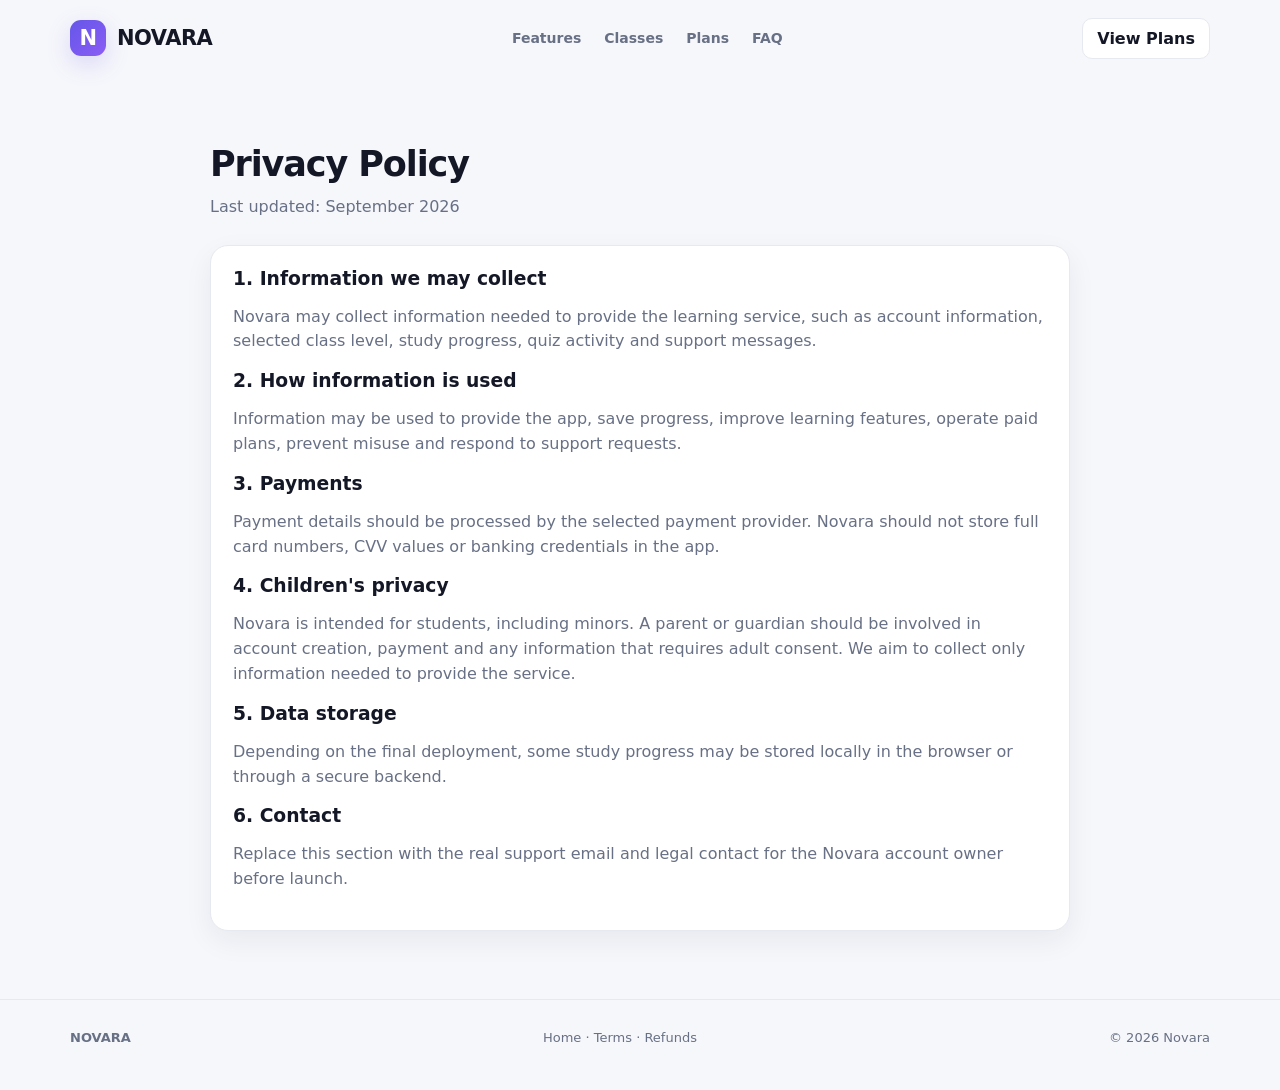
<file: privacy.html>
<!doctype html>
<html lang="en">
<head>
<meta charset="utf-8">
<meta name="viewport" content="width=device-width,initial-scale=1">
<title>Novara Privacy Policy</title>
<meta name="description" content="Novara is a student learning platform for Classes 3–12.">
<link rel="stylesheet" href="styles.css">
</head>
<body>

<header>
<div class="container nav">
  <a class="logo" href="index.html"><span class="logoMark">N</span><span>NOVARA</span></a>
  <div class="navLinks">
    <a href="index.html#features">Features</a>
    <a href="index.html#classes">Classes</a>
    <a href="index.html#plans">Plans</a>
    <a href="index.html#faq">FAQ</a>
  </div>
  <a class="navCta" href="index.html#plans">View Plans</a>
</div>
</header>
<main class="section">
<div class="container" style="max-width:860px">
<div class="sectionHead" style="text-align:left;margin:0 0 25px"><h2>Privacy Policy</h2><p>Last updated: September 2026</p></div>
<div class="card">
<h3>1. Information we may collect</h3>
<p>Novara may collect information needed to provide the learning service, such as account information, selected class level, study progress, quiz activity and support messages.</p>
<h3>2. How information is used</h3>
<p>Information may be used to provide the app, save progress, improve learning features, operate paid plans, prevent misuse and respond to support requests.</p>
<h3>3. Payments</h3>
<p>Payment details should be processed by the selected payment provider. Novara should not store full card numbers, CVV values or banking credentials in the app.</p>
<h3>4. Children's privacy</h3>
<p>Novara is intended for students, including minors. A parent or guardian should be involved in account creation, payment and any information that requires adult consent. We aim to collect only information needed to provide the service.</p>
<h3>5. Data storage</h3>
<p>Depending on the final deployment, some study progress may be stored locally in the browser or through a secure backend.</p>
<h3>6. Contact</h3>
<p>Replace this section with the real support email and legal contact for the Novara account owner before launch.</p>
</div>
</div>
</main>
<footer><div class="container footerGrid"><div><strong>NOVARA</strong></div><div><a href="index.html">Home</a> · <a href="terms.html">Terms</a> · <a href="refunds.html">Refunds</a></div><div>© <span data-year></span> Novara</div></div></footer>

<script>
const year = new Date().getFullYear();
document.querySelectorAll("[data-year]").forEach(el => el.textContent = year);
</script>
</body>
</html>
</file>
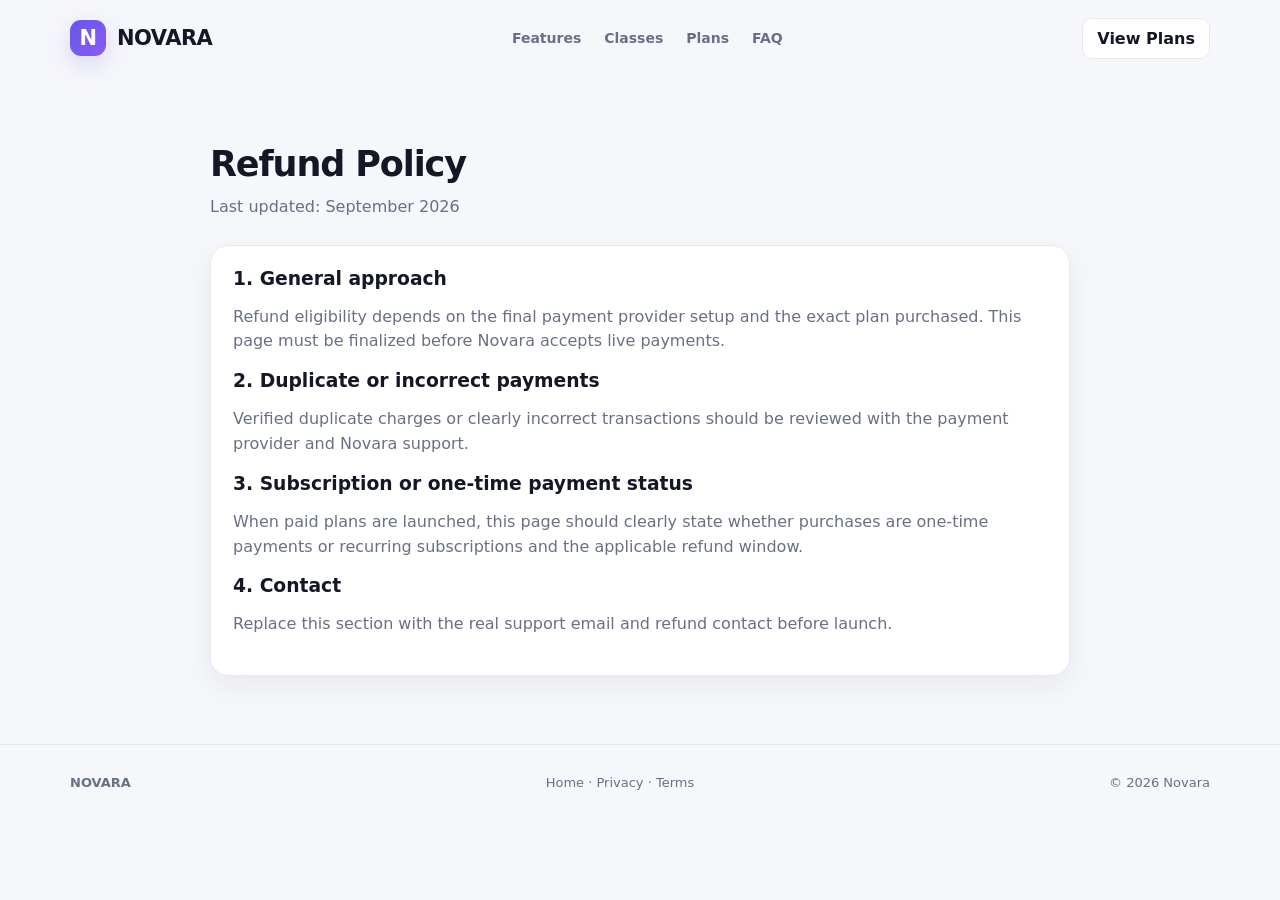
<file: refunds.html>
<!doctype html>
<html lang="en">
<head>
<meta charset="utf-8">
<meta name="viewport" content="width=device-width,initial-scale=1">
<title>Novara Refund Policy</title>
<meta name="description" content="Novara is a student learning platform for Classes 3–12.">
<link rel="stylesheet" href="styles.css">
</head>
<body>

<header>
<div class="container nav">
  <a class="logo" href="index.html"><span class="logoMark">N</span><span>NOVARA</span></a>
  <div class="navLinks">
    <a href="index.html#features">Features</a>
    <a href="index.html#classes">Classes</a>
    <a href="index.html#plans">Plans</a>
    <a href="index.html#faq">FAQ</a>
  </div>
  <a class="navCta" href="index.html#plans">View Plans</a>
</div>
</header>
<main class="section">
<div class="container" style="max-width:860px">
<div class="sectionHead" style="text-align:left;margin:0 0 25px"><h2>Refund Policy</h2><p>Last updated: September 2026</p></div>
<div class="card">
<h3>1. General approach</h3>
<p>Refund eligibility depends on the final payment provider setup and the exact plan purchased. This page must be finalized before Novara accepts live payments.</p>
<h3>2. Duplicate or incorrect payments</h3>
<p>Verified duplicate charges or clearly incorrect transactions should be reviewed with the payment provider and Novara support.</p>
<h3>3. Subscription or one-time payment status</h3>
<p>When paid plans are launched, this page should clearly state whether purchases are one-time payments or recurring subscriptions and the applicable refund window.</p>
<h3>4. Contact</h3>
<p>Replace this section with the real support email and refund contact before launch.</p>
</div>
</div>
</main>
<footer><div class="container footerGrid"><div><strong>NOVARA</strong></div><div><a href="index.html">Home</a> · <a href="privacy.html">Privacy</a> · <a href="terms.html">Terms</a></div><div>© <span data-year></span> Novara</div></div></footer>

<script>
const year = new Date().getFullYear();
document.querySelectorAll("[data-year]").forEach(el => el.textContent = year);
</script>
</body>
</html>
</file>
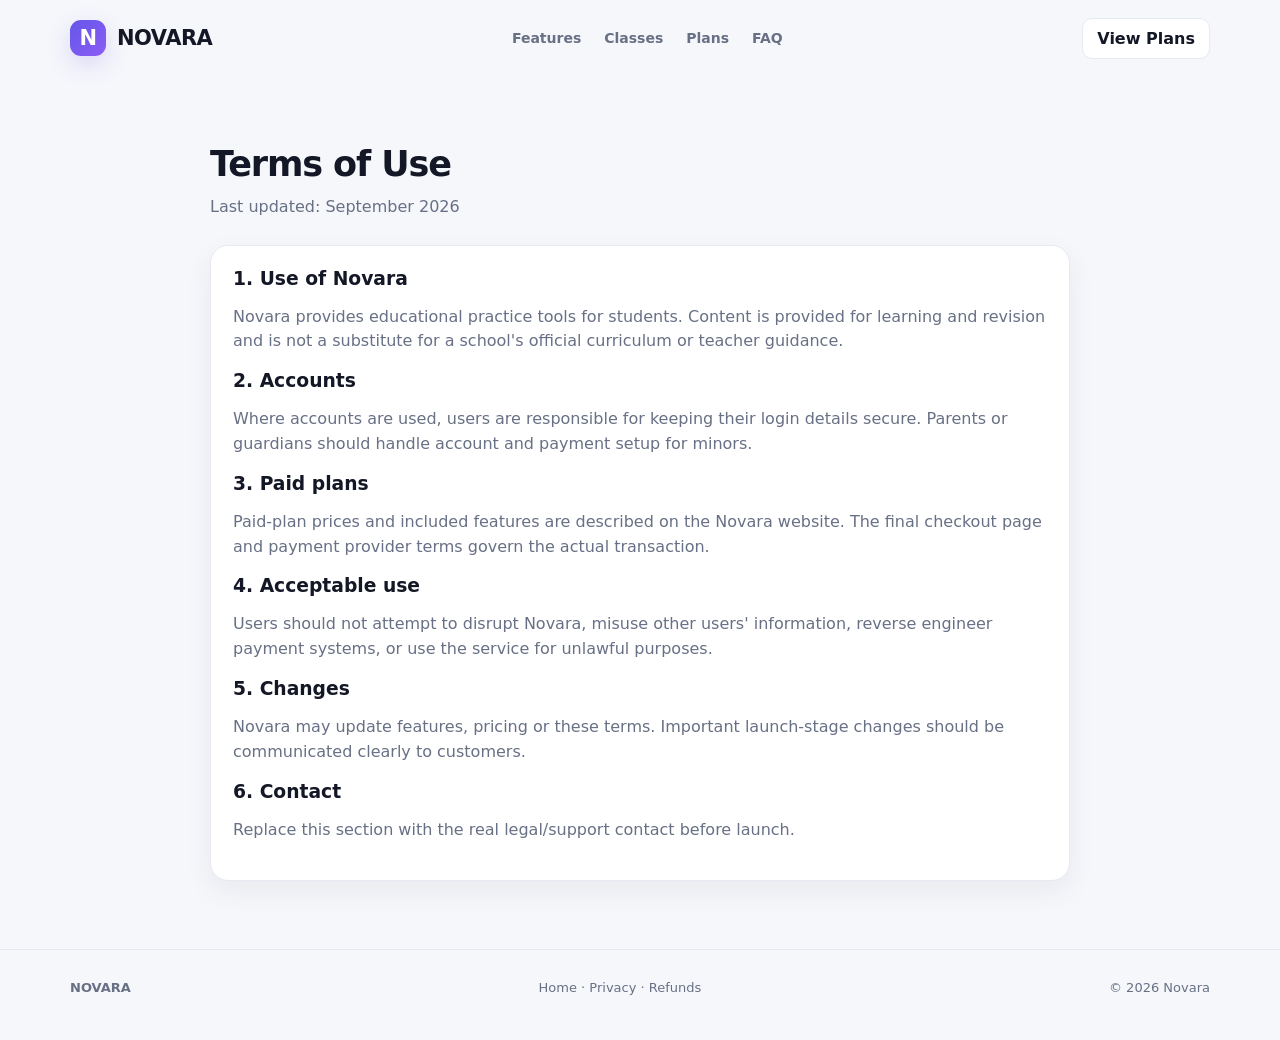
<file: terms.html>
<!doctype html>
<html lang="en">
<head>
<meta charset="utf-8">
<meta name="viewport" content="width=device-width,initial-scale=1">
<title>Novara Terms of Use</title>
<meta name="description" content="Novara is a student learning platform for Classes 3–12.">
<link rel="stylesheet" href="styles.css">
</head>
<body>

<header>
<div class="container nav">
  <a class="logo" href="index.html"><span class="logoMark">N</span><span>NOVARA</span></a>
  <div class="navLinks">
    <a href="index.html#features">Features</a>
    <a href="index.html#classes">Classes</a>
    <a href="index.html#plans">Plans</a>
    <a href="index.html#faq">FAQ</a>
  </div>
  <a class="navCta" href="index.html#plans">View Plans</a>
</div>
</header>
<main class="section">
<div class="container" style="max-width:860px">
<div class="sectionHead" style="text-align:left;margin:0 0 25px"><h2>Terms of Use</h2><p>Last updated: September 2026</p></div>
<div class="card">
<h3>1. Use of Novara</h3>
<p>Novara provides educational practice tools for students. Content is provided for learning and revision and is not a substitute for a school's official curriculum or teacher guidance.</p>
<h3>2. Accounts</h3>
<p>Where accounts are used, users are responsible for keeping their login details secure. Parents or guardians should handle account and payment setup for minors.</p>
<h3>3. Paid plans</h3>
<p>Paid-plan prices and included features are described on the Novara website. The final checkout page and payment provider terms govern the actual transaction.</p>
<h3>4. Acceptable use</h3>
<p>Users should not attempt to disrupt Novara, misuse other users' information, reverse engineer payment systems, or use the service for unlawful purposes.</p>
<h3>5. Changes</h3>
<p>Novara may update features, pricing or these terms. Important launch-stage changes should be communicated clearly to customers.</p>
<h3>6. Contact</h3>
<p>Replace this section with the real legal/support contact before launch.</p>
</div>
</div>
</main>
<footer><div class="container footerGrid"><div><strong>NOVARA</strong></div><div><a href="index.html">Home</a> · <a href="privacy.html">Privacy</a> · <a href="refunds.html">Refunds</a></div><div>© <span data-year></span> Novara</div></div></footer>

<script>
const year = new Date().getFullYear();
document.querySelectorAll("[data-year]").forEach(el => el.textContent = year);
</script>
</body>
</html>
</file>
<file: styles.css>
:root{
  --bg:#f6f7fb;--card:#ffffff;--ink:#141726;--muted:#687085;--line:#e7e9f0;
  --purple:#6557e8;--purple2:#8b5cf6;--soft:#efedff;--dark:#17142e;--green:#19a66f;
}
*{box-sizing:border-box}
html{scroll-behavior:smooth}
body{margin:0;font-family:Inter,ui-sans-serif,system-ui,-apple-system,BlinkMacSystemFont,"Segoe UI",sans-serif;color:var(--ink);background:var(--bg)}
a{text-decoration:none;color:inherit}
.container{width:min(1140px,calc(100% - 36px));margin:auto}
.nav{height:76px;display:flex;align-items:center;justify-content:space-between}
.logo{display:flex;align-items:center;gap:11px;font-weight:900;font-size:21px;letter-spacing:-.5px}
.logoMark{width:36px;height:36px;border-radius:11px;background:linear-gradient(135deg,var(--purple),var(--purple2));color:#fff;display:grid;place-items:center;box-shadow:0 8px 24px #6557e833}
.navLinks{display:flex;gap:23px;color:var(--muted);font-weight:650;font-size:14px}
.navLinks a:hover{color:var(--purple)}
.navCta{padding:10px 14px;border-radius:10px;background:#fff;border:1px solid var(--line);font-weight:750}
.hero{padding:70px 0 58px}
.heroGrid{display:grid;grid-template-columns:1.07fr .93fr;gap:56px;align-items:center}
.eyebrow{display:inline-flex;padding:7px 10px;border-radius:999px;background:var(--soft);color:#5b4ccf;font-size:11px;font-weight:850;letter-spacing:1px;text-transform:uppercase}
.hero h1{font-size:58px;line-height:.98;letter-spacing:-2.6px;margin:17px 0 18px}
.hero p{font-size:18px;line-height:1.65;color:var(--muted);max-width:650px}
.buttons{display:flex;gap:10px;flex-wrap:wrap;margin-top:26px}
.btn{padding:13px 17px;border-radius:11px;font-weight:800;display:inline-block}
.btnPrimary{background:linear-gradient(135deg,var(--purple),var(--purple2));color:#fff;box-shadow:0 12px 28px #6557e82b}
.btnSecondary{background:#fff;border:1px solid var(--line)}
.mock{background:linear-gradient(135deg,#211d4c,#5a4bd7);padding:18px;border-radius:24px;box-shadow:0 25px 70px #4333b52b}
.window{background:#fff;border-radius:17px;overflow:hidden}
.windowTop{padding:13px 16px;border-bottom:1px solid var(--line);display:flex;justify-content:space-between;color:var(--muted);font-size:12px}
.windowHero{margin:15px;border-radius:15px;padding:21px;background:linear-gradient(135deg,#2b255e,#6455e1);color:#fff}
.windowHero strong{font-size:21px;display:block}
.windowGrid{display:grid;grid-template-columns:repeat(2,1fr);gap:10px;padding:0 15px 15px}
.mini{border:1px solid var(--line);border-radius:12px;padding:13px}
.mini b{display:block;margin-bottom:5px}.mini span{font-size:11px;color:var(--muted)}
.section{padding:68px 0}
.sectionAlt{background:#fff}
.sectionHead{text-align:center;max-width:740px;margin:0 auto 34px}
.sectionHead h2{font-size:35px;letter-spacing:-1.1px;margin:0 0 10px}
.sectionHead p{color:var(--muted);line-height:1.6;margin:0}
.grid{display:grid;grid-template-columns:repeat(3,1fr);gap:16px}
.card{background:var(--card);border:1px solid var(--line);border-radius:18px;padding:22px;box-shadow:0 10px 28px #1b1a3310}
.card h3{margin:0 0 9px}.card p{color:var(--muted);line-height:1.55}
.icon{width:42px;height:42px;border-radius:12px;background:var(--soft);display:grid;place-items:center;color:#5c4fd0;margin-bottom:15px;font-size:20px}
.classGrid{display:flex;flex-wrap:wrap;justify-content:center;gap:8px}
.classPill{padding:10px 13px;border:1px solid var(--line);background:#fff;border-radius:10px;font-weight:800}
.plans{display:grid;grid-template-columns:repeat(3,1fr);gap:16px}
.plan{position:relative}.featured{border:2px solid #7566f4}.badge{position:absolute;right:14px;top:14px;padding:5px 9px;background:var(--soft);color:#5b4dd1;border-radius:999px;font-size:10px;font-weight:850}
.price{font-size:31px;font-weight:900;margin:13px 0}.price small{font-size:12px;color:var(--muted);font-weight:650}
.plan ul{padding-left:20px;color:var(--muted);line-height:1.9;min-height:155px}
.faq{display:grid;gap:10px;max-width:850px;margin:auto}.faq details{background:#fff;border:1px solid var(--line);border-radius:13px;padding:15px 17px}.faq summary{font-weight:800;cursor:pointer}.faq p{color:var(--muted);line-height:1.55}
.notice{background:#f7f6ff;border:1px solid #e7e3ff;border-radius:15px;padding:15px 17px;color:#544ba9}
footer{border-top:1px solid var(--line);padding:30px 0 45px;color:var(--muted);font-size:13px}
.footerGrid{display:flex;justify-content:space-between;gap:22px;flex-wrap:wrap}
@media(max-width:880px){.heroGrid,.grid,.plans{grid-template-columns:1fr}.hero h1{font-size:44px}.navLinks{display:none}}
</file>
